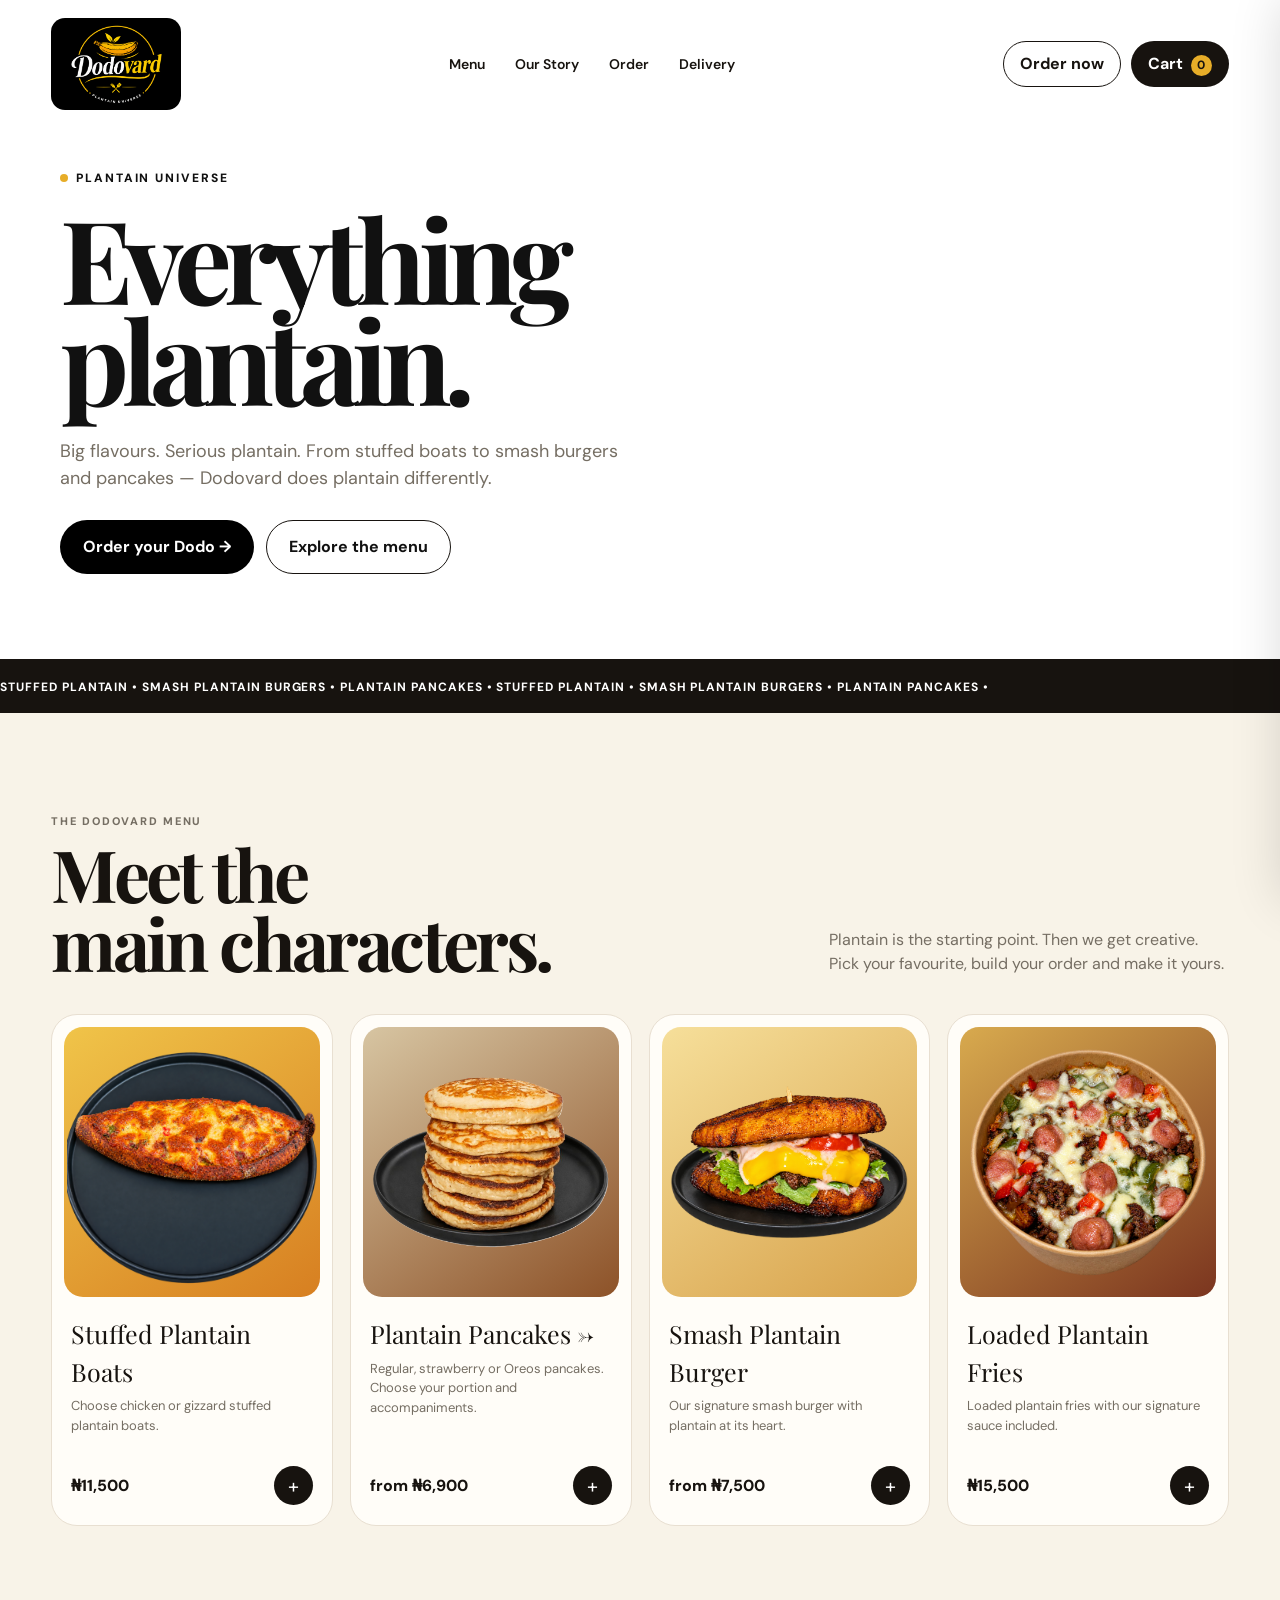
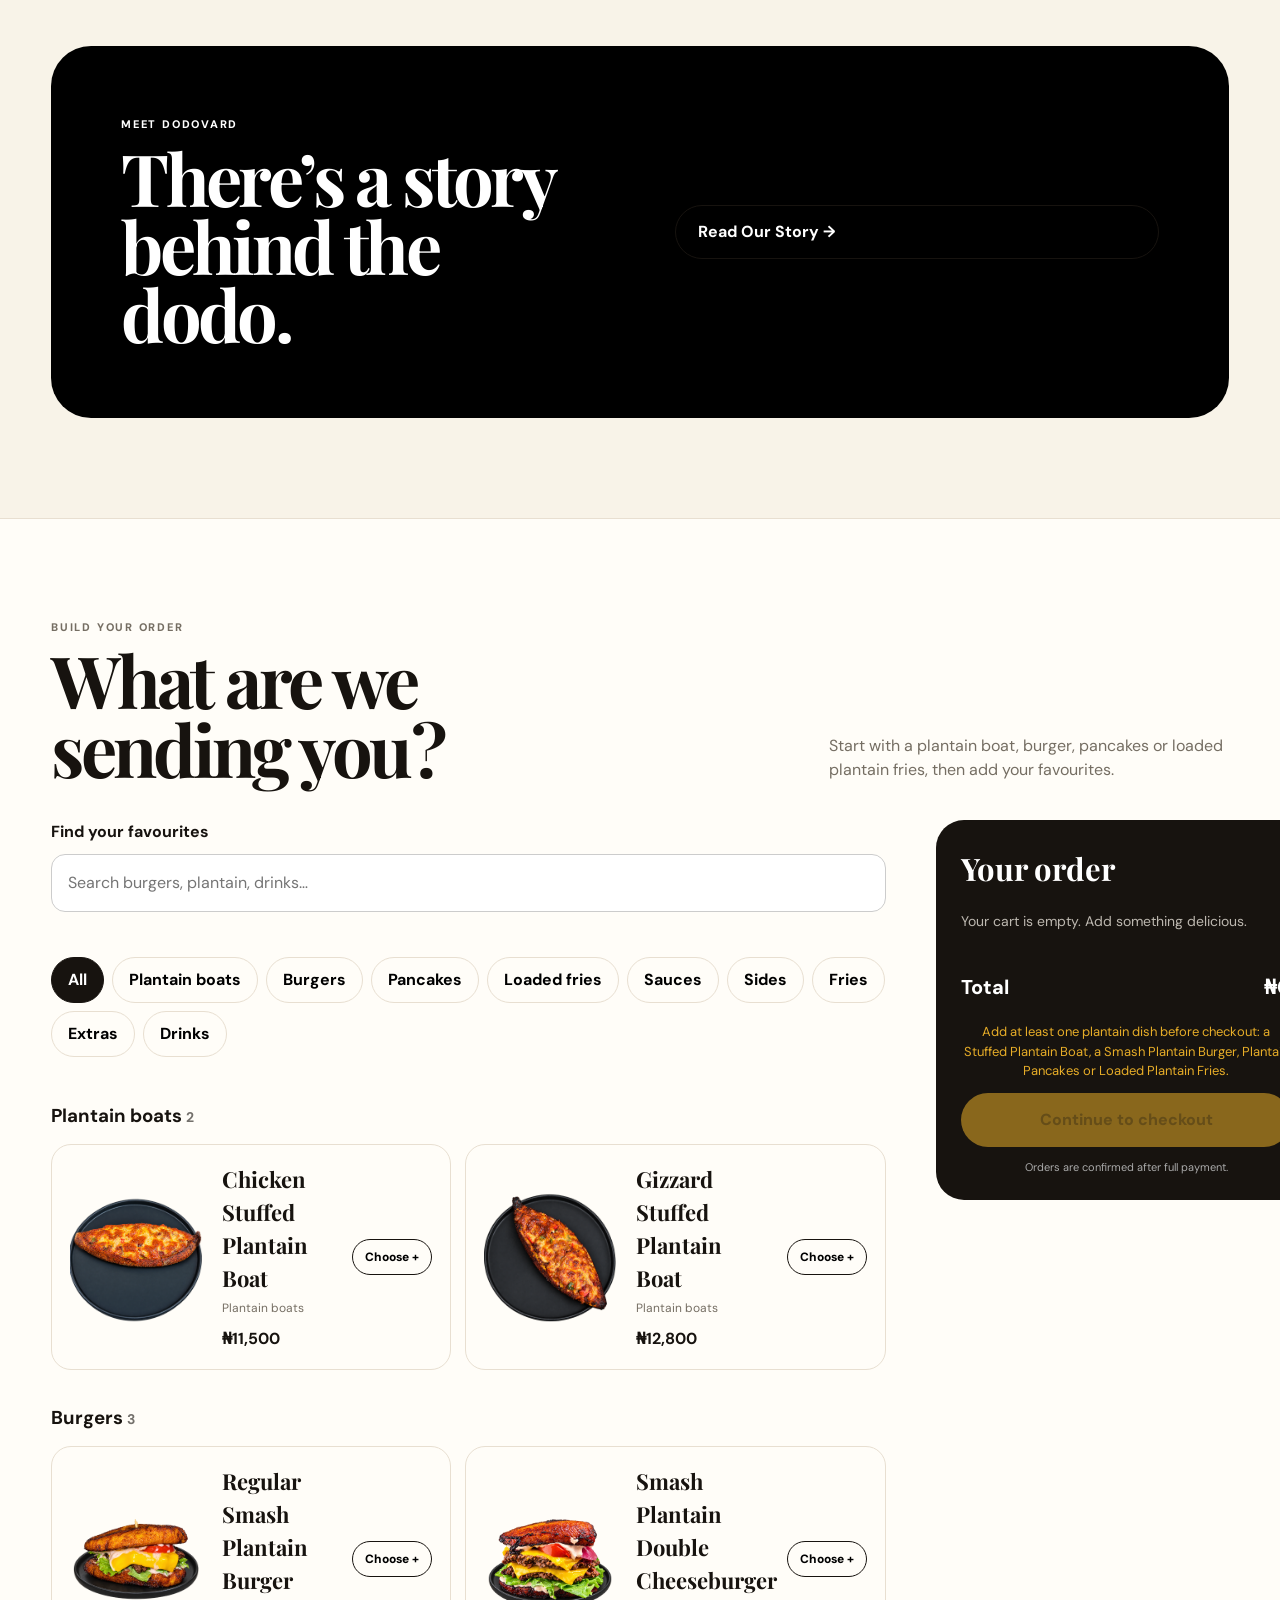
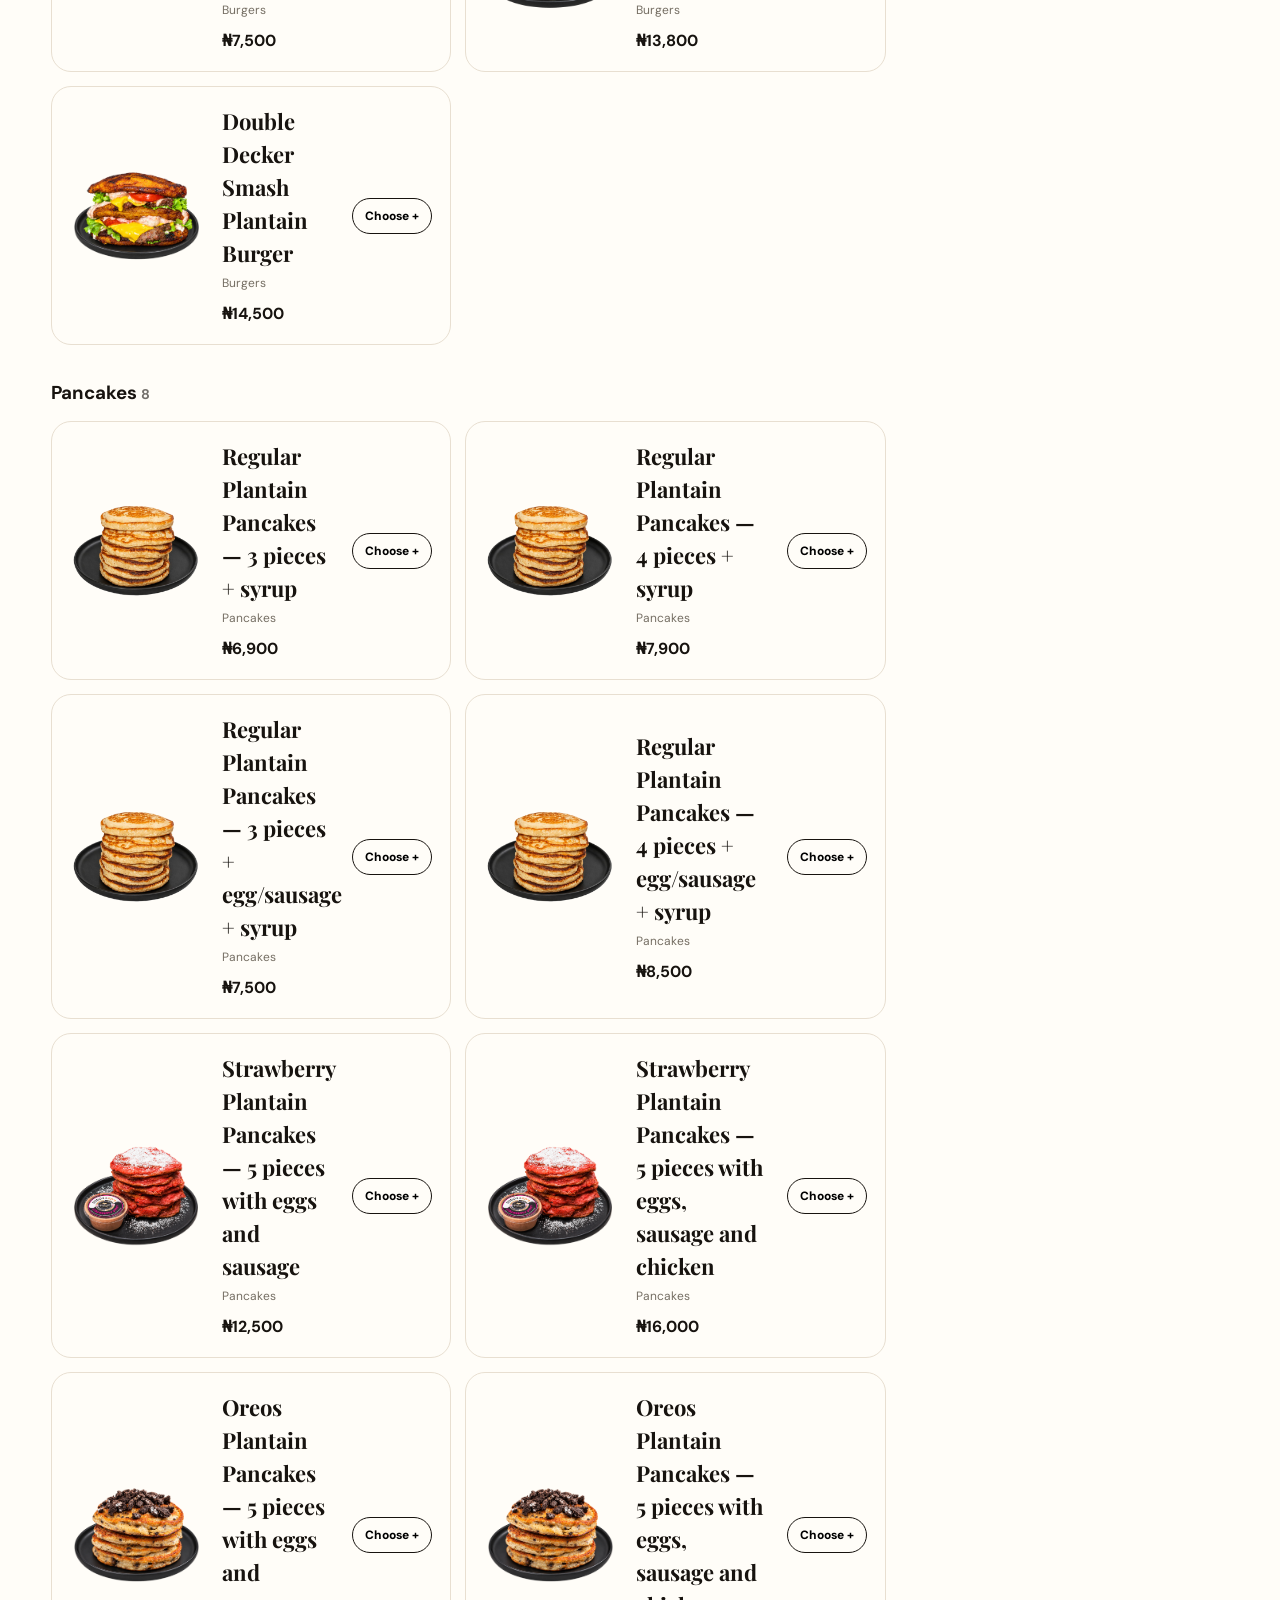
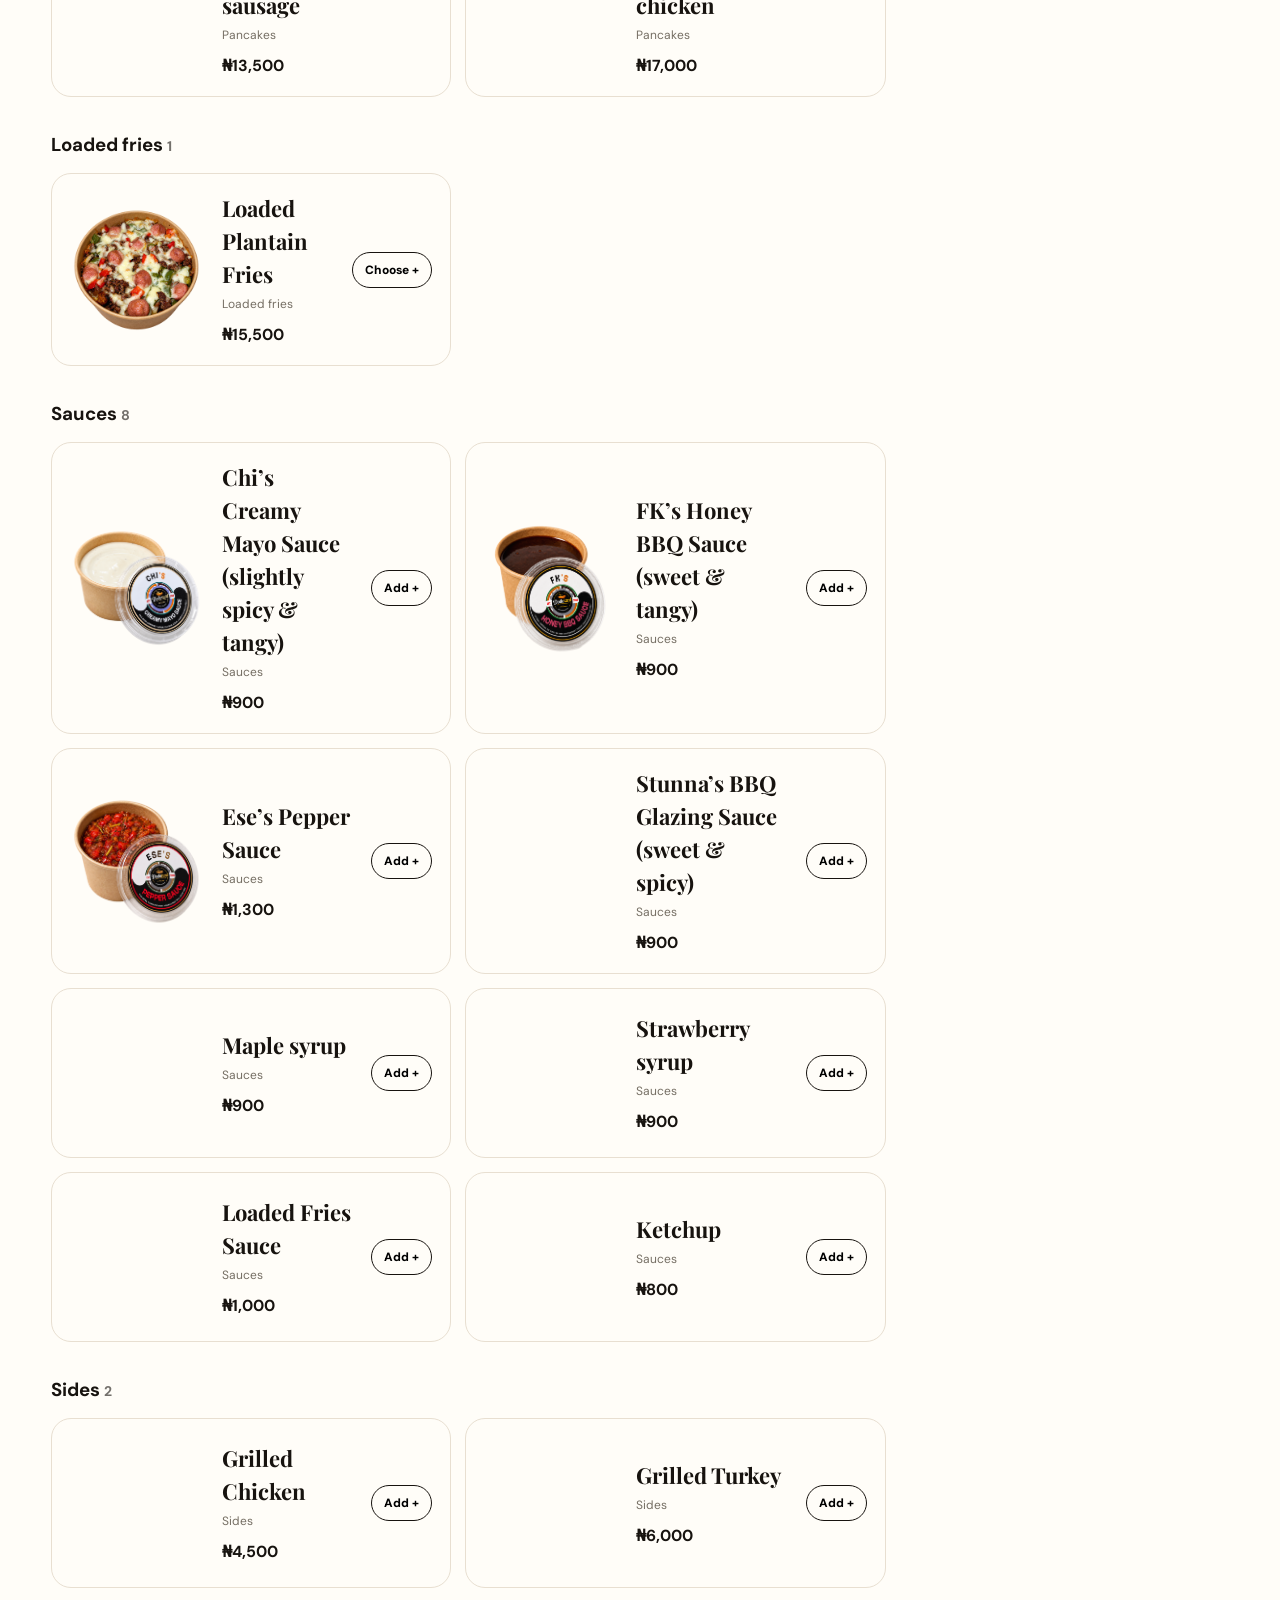
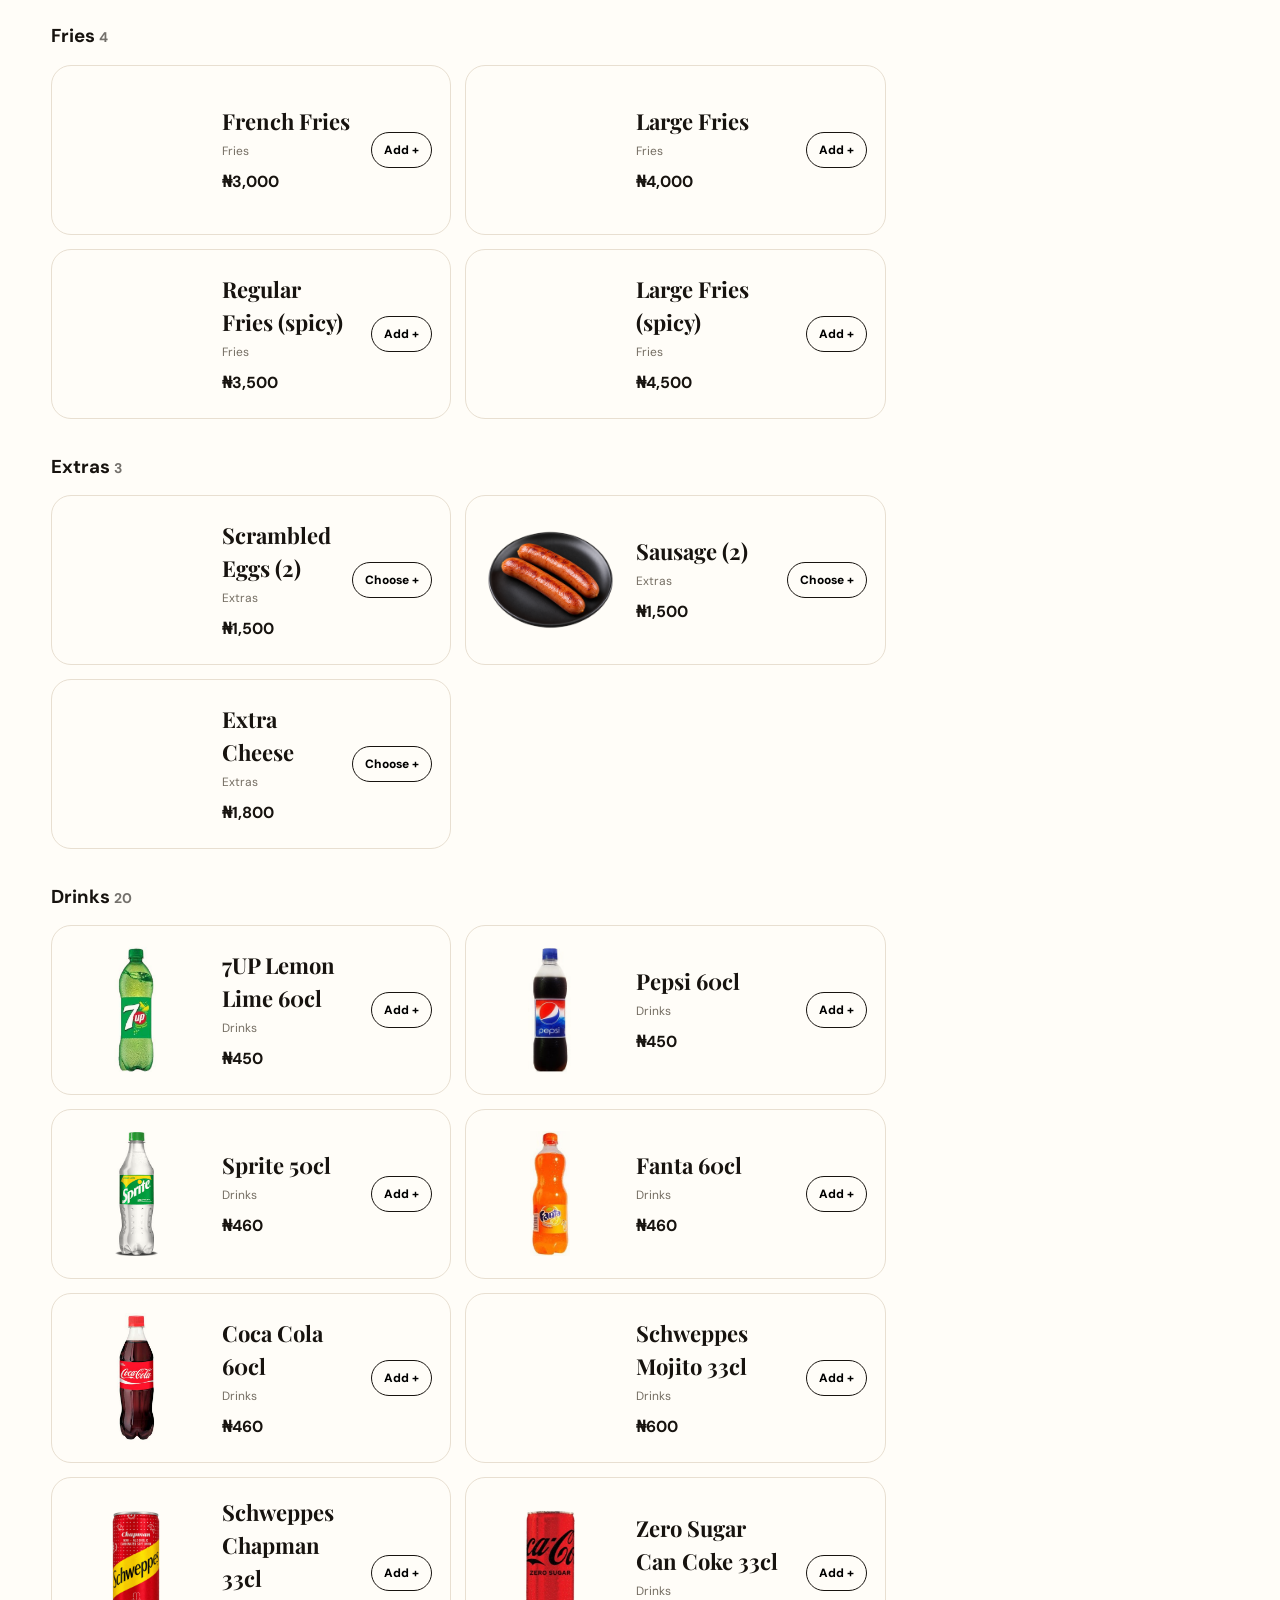
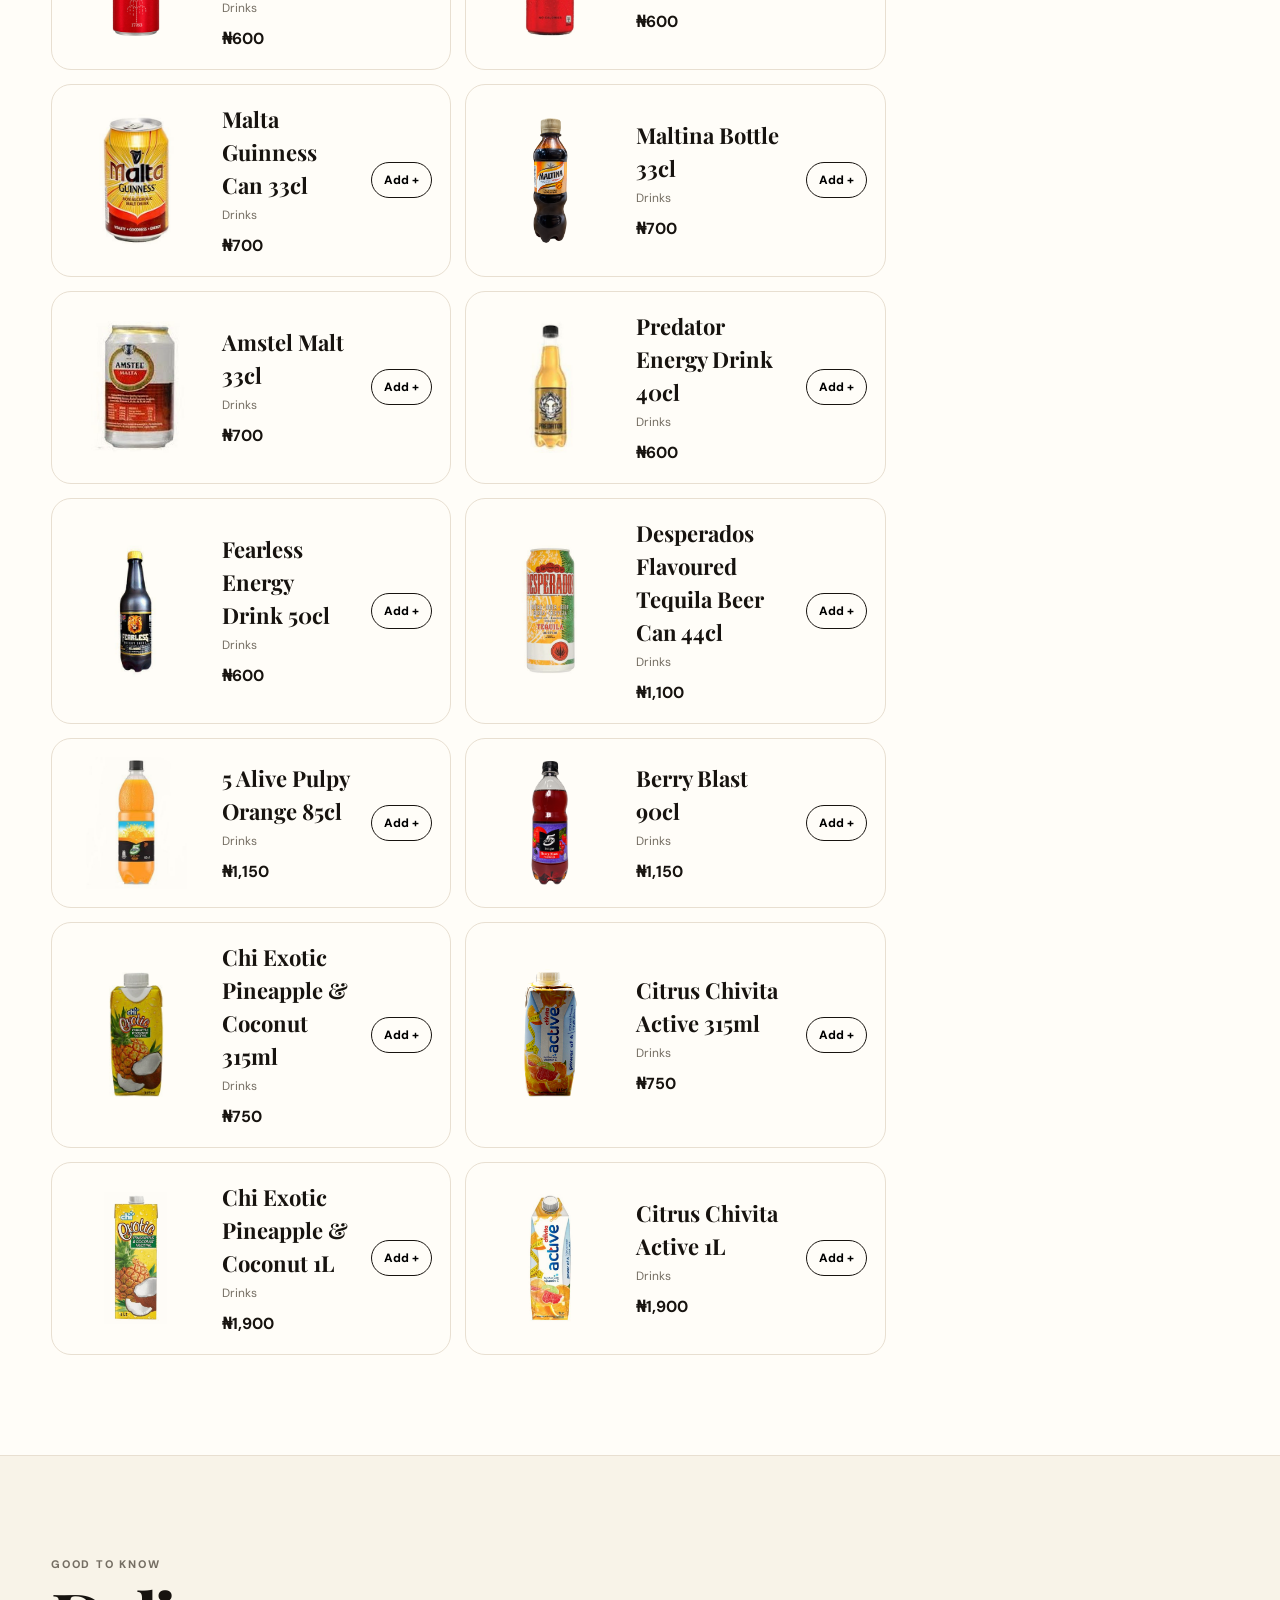
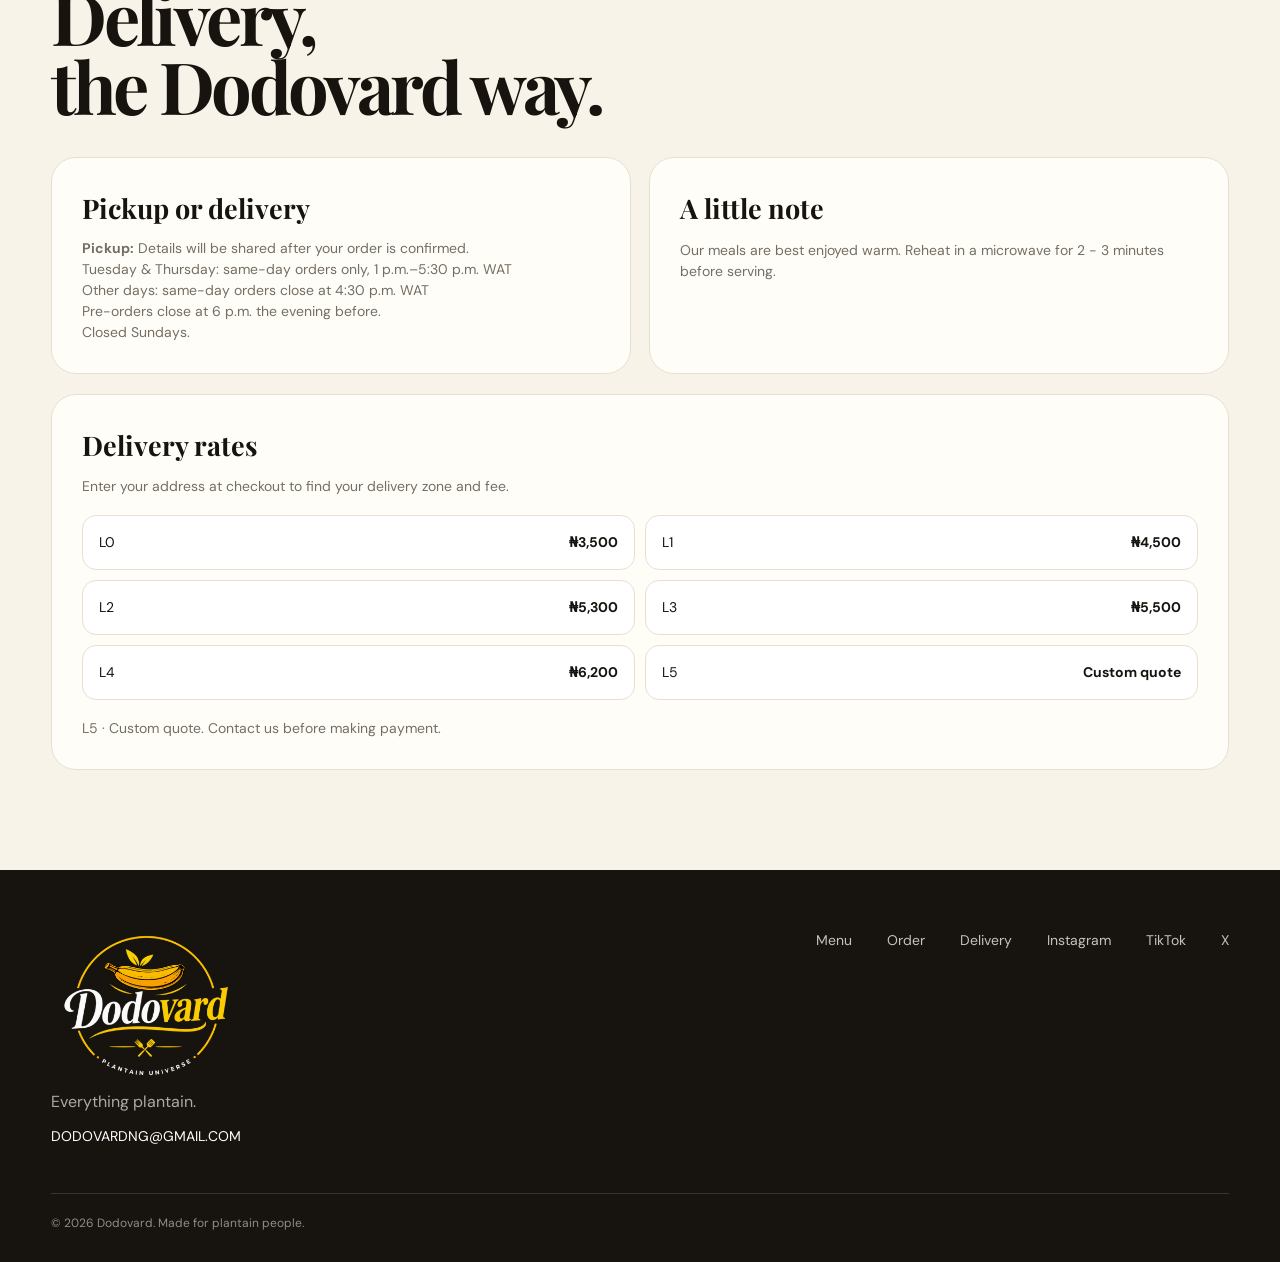
<file: index.html>
<!doctype html>
<html lang="en">
  <head>
    <meta charset="UTF-8" />
    <meta name="viewport" content="width=device-width, initial-scale=1.0, viewport-fit=cover" />
    <meta
      name="description"
      content="Dodovard — everything plantain. Explore our signature plantain creations, sides, sauces and drinks."
    />
    <title>Dodovard — Everything Plantain</title>
<link rel="apple-touch-icon" sizes="180x180" href="apple-touch-icon.png?v=1" />
<link rel="icon" type="image/png" sizes="32x32" href="icons/favicon-32.png?v=1" />
<link rel="icon" type="image/x-icon" href="favicon.ico?v=1" />
<link rel="manifest" href="site.webmanifest?v=1" />
<meta name="apple-mobile-web-app-title" content="Dodovard" />
<meta name="application-name" content="Dodovard" />
<meta name="theme-color" content="#000000" />

    <style>
      @import url("https://fonts.googleapis.com/css2?family=DM+Sans:wght@400;500;600;700&family=Playfair+Display:wght@600;700;800&display=swap");

      :root {
        --ink: #17130f;
        --cream: #f8f3e8;
        --paper: #fffdf8;
        --gold: #e7ad28;
        --brand-black: #000000;
        --muted: #756e63;
        --line: #e8dfd1;
        --radius: 26px;
      }
      * {
        box-sizing: border-box;
        margin: 0;
        padding: 0;
      }
      html {
        scroll-behavior: smooth;
      }
      body {
        font-family: "DM Sans", sans-serif;
        background: var(--cream);
        color: var(--ink);
        line-height: 1.5;
      }
      button,
      input,
      select,
      textarea {
        font: inherit;
      }
      button {
        cursor: pointer;
      }
      a {
        color: inherit;
        text-decoration: none;
      }
      .container {
        width: min(1180px, 92%);
        margin: auto;
      }
      .nav {
        position: fixed;
        top: 0;
        left: 0;
        right: 0;
        z-index: 20;
        padding: 18px 0;
        transition: 0.3s;
      }
      .nav.scrolled {
        background: rgba(248, 243, 232, 0.92);
        backdrop-filter: blur(14px);
        box-shadow: 0 1px 0 var(--line);
      }
      .nav-inner {
        display: flex;
        align-items: center;
        justify-content: space-between;
      }
      .logo {
        font-weight: 800;
        letter-spacing: -0.07em;
        font-size: 27px;
      }
      .logo span {
        color: var(--gold);
      }
      .nav-links {
        display: flex;
        gap: 30px;
        font-size: 14px;
        font-weight: 600;
      }
      .nav-actions {
        display: flex;
        align-items: center;
        gap: 10px;
      }
      .pill {
        border: 1px solid var(--ink);
        border-radius: 999px;
        padding: 10px 16px;
        background: transparent;
        font-weight: 700;
      }
      .cart-btn {
        background: var(--ink);
        color: #fff;
        border: 0;
        border-radius: 999px;
        padding: 11px 17px;
        font-weight: 700;
      }
      .cart-count {
        display: inline-grid;
        place-items: center;
        width: 21px;
        height: 21px;
        border-radius: 50%;
        background: var(--gold);
        color: var(--ink);
        margin-left: 4px;
        font-size: 12px;
      }

      .hero {
        padding: 145px 0 65px;
        overflow: hidden;
      }
      .hero-grid {
        display: grid;
        grid-template-columns: 1fr 1.05fr;
        gap: 55px;
        align-items: center;
      }
      .eyebrow {
        display: inline-flex;
        align-items: center;
        gap: 8px;
        font-size: 12px;
        text-transform: uppercase;
        letter-spacing: 0.16em;
        font-weight: 800;
        margin-bottom: 20px;
      }
      .dot {
        width: 8px;
        height: 8px;
        border-radius: 50%;
        background: var(--gold);
      }
      h1 {
        font-family: "Playfair Display", serif;
        font-size: clamp(60px, 8vw, 105px);
        line-height: 0.88;
        letter-spacing: -0.065em;
        max-width: 650px;
      }
      .hero-copy {
        font-size: 18px;
        color: var(--muted);
        max-width: 500px;
        margin: 28px 0;
      }
      .ctas {
        display: flex;
        gap: 12px;
        flex-wrap: wrap;
      }
      .primary {
        background: var(--brand-black);
        color: #fff;
        border: 0;
        border-radius: 999px;
        padding: 15px 23px;
        font-weight: 700;
      }
      .secondary {
        background: transparent;
        border: 1px solid var(--ink);
        border-radius: 999px;
        padding: 14px 22px;
        font-weight: 700;
      }
      .hero-art {
        position: relative;
        min-height: 520px;
      }
      .hero-blob {
        position: absolute;
        inset: 10px 0 0 30px;
        background: var(--gold);
        border-radius: 48% 52% 45% 55% / 55% 42% 58% 45%;
        transform: rotate(-7deg);
      }
      .food-visual {
        position: absolute;
        inset: 35px 15px 5px 45px;
        display: flex;
        align-items: center;
        justify-content: center;
        font-size: 170px;
        filter: drop-shadow(0 28px 24px rgba(0, 0, 0, 0.18));
      }
      .food-visual .plantain {
        transform: rotate(-8deg);
      }
      .sticker {
        position: absolute;
        right: -4px;
        bottom: 35px;
        background: var(--paper);
        border: 1px solid var(--ink);
        border-radius: 50%;
        width: 125px;
        height: 125px;
        display: grid;
        place-items: center;
        text-align: center;
        font-size: 12px;
        font-weight: 800;
        text-transform: uppercase;
        letter-spacing: 0.08em;
        transform: rotate(12deg);
      }

      .marquee {
        background: var(--ink);
        color: #fff;
        padding: 15px 0;
        overflow: hidden;
        white-space: nowrap;
      }
      .marquee-track {
        display: inline-flex;
        gap: 35px;
        animation: scroll 22s linear infinite;
        font-weight: 700;
        text-transform: uppercase;
        letter-spacing: 0.08em;
        font-size: 12px;
      }
      @keyframes scroll {
        to {
          transform: translateX(-50%);
        }
      }

      .section {
        padding: 100px 0;
      }
      .section-head {
        display: flex;
        justify-content: space-between;
        align-items: end;
        gap: 25px;
        margin-bottom: 38px;
      }
      .kicker {
        text-transform: uppercase;
        letter-spacing: 0.16em;
        font-size: 11px;
        font-weight: 800;
        color: var(--muted);
        margin-bottom: 10px;
      }
      h2 {
        font-family: "Playfair Display", serif;
        font-size: clamp(42px, 6vw, 72px);
        line-height: 0.95;
        letter-spacing: -0.05em;
      }
      .section-head p {
        max-width: 400px;
        color: var(--muted);
      }
      .menu-grid {
        display: grid;
        grid-template-columns: repeat(4, 1fr);
        gap: 17px;
      }
      .card {
        background: var(--paper);
        border: 1px solid var(--line);
        border-radius: var(--radius);
        padding: 12px;
        overflow: hidden;
        transition: 0.25s;
      }
      .card:hover {
        transform: translateY(-5px);
        box-shadow: 0 18px 45px rgba(38, 29, 18, 0.09);
      }
      .card-img {
        height: 230px;
        border-radius: 19px;
        background: linear-gradient(145deg, #f0c449, #d77f21);
        display: grid;
        place-items: center;
        font-size: 92px;
        position: relative;
        overflow: hidden;
      }
      .card:nth-child(2) .card-img {
        background: linear-gradient(145deg, #d7c5a2, #8d5228);
      }
      .card:nth-child(3) .card-img {
        background: linear-gradient(145deg, #f6df9a, #d7a14a);
      }
      .card:nth-child(4) .card-img {
        background: linear-gradient(145deg, #d8aa4e, #7b351f);
      }
      .card-img:after {
        content: "";
        position: absolute;
        width: 150px;
        height: 150px;
        border: 1px solid rgba(255, 255, 255, 0.35);
        border-radius: 50%;
        transform: rotate(25deg);
      }
      .card-body {
        padding: 18px 7px 8px;
      }
      .card-title {
        font-family: "Playfair Display", serif;
        font-size: 25px;
      }
      .card-desc {
        color: var(--muted);
        font-size: 13px;
        margin: 6px 0 15px;
        min-height: 39px;
      }
      .price-row {
        display: flex;
        justify-content: space-between;
        align-items: center;
      }
      .price {
        font-weight: 800;
      }
      .add {
        width: 39px;
        height: 39px;
        border-radius: 50%;
        border: 0;
        background: var(--ink);
        color: #fff;
        font-size: 20px;
      }

      .story {
        background: var(--brand-black);
        color: #fff;
        border-radius: 40px;
        padding: 70px;
        display: grid;
        grid-template-columns: 1fr 1fr;
        gap: 70px;
        align-items: center;
      }
      .story h2 {
        max-width: 500px;
      }
      .story p {
        color: #ffffff;
        font-size: 17px;
        margin-top: 22px;
      }
      .story-mark {
        height: 410px;
        border-radius: 50% 50% 43% 57% / 45% 58% 42% 55%;
        background: var(--gold);
        display: grid;
        place-items: center;
        font-size: 145px;
        transform: rotate(6deg);
      }

      .order-section {
        background: var(--paper);
        border-top: 1px solid var(--line);
        border-bottom: 1px solid var(--line);
      }
      .order-layout {
        display: grid;
        grid-template-columns: 1fr 380px;
        gap: 50px;
      }
      .tabs {
        display: flex;
        gap: 8px;
        flex-wrap: wrap;
        margin: 25px 0;
      }
      .tab {
        border: 1px solid var(--line);
        background: transparent;
        border-radius: 999px;
        padding: 10px 16px;
        font-weight: 700;
      }
      .tab.active {
        background: var(--ink);
        color: #fff;
        border-color: var(--ink);
      }
      .order-items {
        display: grid;
        grid-template-columns: repeat(2, 1fr);
        gap: 14px;
      }
      .order-card {
        border: 1px solid var(--line);
        border-radius: 20px;
        padding: 18px;
        display: flex;
        justify-content: space-between;
        gap: 15px;
      }
      .order-card h3 {
        font-family: "Playfair Display", serif;
        font-size: 22px;
      }
      .order-card p {
        font-size: 12px;
        color: var(--muted);
        margin: 4px 0 10px;
      }
      .order-card button {
        border: 1px solid var(--ink);
        background: transparent;
        border-radius: 999px;
        padding: 8px 12px;
        font-size: 12px;
        font-weight: 800;
      }
      .cart {
        background: var(--ink);
        color: #fff;
        border-radius: 28px;
        padding: 25px;
        position: sticky;
        top: 100px;
        height: max-content;
      }
      .cart h3 {
        font-family: "Playfair Display", serif;
        font-size: 31px;
      }
      .cart-empty {
        color: #bdb8b0;
        font-size: 14px;
        margin: 20px 0;
      }
      .cart-line {
        display: flex;
        justify-content: space-between;
        gap: 12px;
        padding: 13px 0;
        border-bottom: 1px solid #3b3733;
        font-size: 13px;
      }
      .cart-line small {
        display: block;
        color: #aaa;
      }
      .cart-total {
        display: flex;
        justify-content: space-between;
        font-size: 20px;
        font-weight: 800;
        padding: 20px 0;
      }
      .checkout {
        width: 100%;
        border: 0;
        border-radius: 999px;
        padding: 15px;
        background: var(--gold);
        font-weight: 800;
      }
      .notice {
        font-size: 11px;
        color: #aaa;
        margin-top: 12px;
        text-align: center;
      }

      .delivery {
        display: grid;
        grid-template-columns: 1fr 1fr;
        gap: 18px;
      }
      .info-card {
        padding: 30px;
        border: 1px solid var(--line);
        border-radius: 25px;
        background: var(--paper);
      }
      .info-card h3 {
        font-family: "Playfair Display", serif;
        font-size: 27px;
        margin-bottom: 10px;
      }
      .info-card p,
      .info-card li {
        color: var(--muted);
        font-size: 14px;
      }
      .info-card ul {
        padding-left: 18px;
        margin-top: 10px;
      }

      footer {
        background: var(--ink);
        color: #fff;
        padding: 60px 0 30px;
      }
      .footer-top {
        display: flex;
        justify-content: space-between;
        gap: 30px;
      }
      .footer-brand {
        font-family: "Playfair Display", serif;
        font-size: 48px;
      }
      .footer-links {
        display: flex;
        gap: 35px;
        flex-wrap: wrap;
      }
      .footer-links a {
        color: #c7c2bb;
        font-size: 14px;
      }
      .copyright {
        border-top: 1px solid #38342f;
        margin-top: 45px;
        padding-top: 20px;
        color: #918c84;
        font-size: 12px;
      }

      .modal {
        position: fixed;
        inset: 0;
        background: rgba(0, 0, 0, 0.55);
        display: none;
        align-items: center;
        justify-content: center;
        z-index: 50;
        padding: 20px;
      }
      .modal.show {
        display: flex;
      }
      .modal-box {
        background: var(--paper);
        border-radius: 28px;
        padding: 30px;
        width: min(520px, 100%);
        max-height: 90vh;
        overflow: auto;
      }
      .modal-head {
        display: flex;
        justify-content: space-between;
        align-items: center;
        margin-bottom: 22px;
      }
      .modal-head h3 {
        font-family: "Playfair Display", serif;
        font-size: 32px;
      }
      .close {
        border: 0;
        background: transparent;
        font-size: 28px;
      }
      .form {
        display: grid;
        gap: 13px;
      }
      .form label {
        font-size: 12px;
        font-weight: 800;
        text-transform: uppercase;
        letter-spacing: 0.08em;
      }
      .form input,
      .form textarea,
      .form select {
        width: 100%;
        border: 1px solid var(--line);
        border-radius: 13px;
        padding: 13px;
        background: #fff;
      }
      .form textarea {
        min-height: 80px;
        resize: vertical;
      }
      .form button {
        margin-top: 5px;
      }
      .form-note {
        font-size: 11px;
        color: var(--muted);
        text-align: center;
        margin-top: 2px;
      }
      .payment-box {
        background: var(--ink);
        color: #fff;
        border-radius: 20px;
        padding: 20px;
        margin-bottom: 22px;
      }
      .payment-kicker {
        text-transform: uppercase;
        letter-spacing: 0.12em;
        font-size: 10px;
        font-weight: 800;
        color: #ffffff;
      }
      .payment-total-label {
        font-size: 12px;
        color: #aaa;
        margin-top: 12px;
      }
      .payment-total {
        font-family: "Playfair Display", serif;
        font-size: 38px;
        font-weight: 800;
        color: var(--gold);
        line-height: 1.05;
        margin: 3px 0 18px;
      }
      .payment-details {
        border-top: 1px solid #3b3733;
        border-bottom: 1px solid #3b3733;
        padding: 4px 0;
      }
      .payment-details div {
        display: flex;
        justify-content: space-between;
        gap: 15px;
        padding: 8px 0;
        font-size: 13px;
      }
      .payment-details span {
        color: #aaa;
      }
      .payment-details strong {
        text-align: right;
      }
      .payment-note {
        font-size: 11px;
        color: #c7c2bb;
        margin-top: 13px;
      }

      @media (max-width: 900px) {
        .nav-links {
          display: none;
        }
        .hero-grid,
        .story,
        .order-layout,
        .delivery {
          grid-template-columns: 1fr;
        }
        .hero {
          padding-top: 120px;
        }
        .hero-art {
          min-height: 390px;
        }
        .menu-grid {
          grid-template-columns: repeat(2, 1fr);
        }
        .story {
          padding: 35px;
        }
        .story-mark {
          height: 300px;
        }
        .cart {
          position: static;
        }
        .order-items {
          grid-template-columns: 1fr;
        }
      }
      @media (max-width: 560px) {
        h1 {
          font-size: 61px;
        }
        .hero-art {
          min-height: 310px;
        }
        .food-visual {
          font-size: 105px;
        }
        .sticker {
          width: 90px;
          height: 90px;
          font-size: 9px;
        }
        .menu-grid {
          grid-template-columns: 1fr;
        }
        .section {
          padding: 70px 0;
        }
        .section-head {
          display: block;
        }
        .section-head p {
          margin-top: 15px;
        }
        .footer-top {
          display: block;
        }
        .footer-links {
          margin-top: 25px;
        }
        .nav .pill {
          display: none;
        }
      }
    </style>

    <style id="dodovard-food-photo-styles">
      .menu-card .food-photo {
        width: 100%;
        height: 190px;
        display: block;
        object-fit: cover;
        object-position: center;
        border-radius: 16px;
        margin-bottom: 14px;
        background: #f4f1eb;
      }
      .menu-card .food-photo--sauce {
        height: 150px;
      }
      .menu-card {
        overflow: hidden;
      }
      .menu-card .food-photo + h3 {
        margin-top: 0;
      }
      .order-photo {
        width: 92px;
        height: 92px;
        object-fit: cover;
        border-radius: 14px;
        flex: 0 0 92px;
      }
    </style>

    <style id="dodovard-cart-and-story-styles">
      body.cart-open {
        overflow: hidden;
      }
      .cart-drawer-backdrop {
        position: fixed;
        inset: 0;
        background: rgba(7, 16, 27, 0.52);
        backdrop-filter: blur(3px);
        opacity: 0;
        pointer-events: none;
        transition: opacity 0.25s ease;
        z-index: 90;
      }
      .cart-drawer-backdrop.show {
        opacity: 1;
        pointer-events: auto;
      }
      .cart-drawer {
        position: fixed;
        top: 0;
        right: 0;
        width: min(430px, 92vw);
        height: 100vh;
        background: #fff;
        z-index: 100;
        transform: translateX(105%);
        transition: transform 0.3s ease;
        display: flex;
        flex-direction: column;
        box-shadow: -18px 0 50px rgba(0, 0, 0, 0.16);
      }
      .cart-drawer.show {
        transform: translateX(0);
      }
      .cart-drawer-head {
        display: flex;
        justify-content: space-between;
        align-items: center;
        padding: 28px 26px 20px;
        border-bottom: 1px solid #eee;
      }
      .cart-drawer-head h3 {
        font-size: 28px;
        margin: 2px 0 0;
      }
      .cart-drawer-lines {
        padding: 18px 26px;
        overflow: auto;
        flex: 1;
      }
      .cart-drawer-footer {
        padding: 20px 26px 28px;
        border-top: 1px solid #eee;
        background: #fff;
      }
      .cart-drawer .cart-total {
        margin: 0 0 16px;
      }
      .cart-drawer .checkout {
        width: 100%;
      }
      .story-link-section {
        padding-top: 20px;
      }
      .story-link-card {
        align-items: center;
      }
      .story-link {
        white-space: nowrap;
      }
      .form .primary:disabled {
        opacity: 0.6;
        cursor: wait;
      }
      @media (max-width: 700px) {
        .cart-drawer {
          width: 100vw;
        }
        .story-link-card {
          display: block;
        }
        .story-link {
          display: inline-block;
          margin-top: 20px;
        }
      }
    </style>
  <style>
.hero-art {height:440px;display:flex;align-items:center;justify-content:center;position:relative;overflow:hidden}
.hero-art .food-visual {position:relative;inset:auto;width:100%;height:100%;display:flex;align-items:center;justify-content:center;transform:none}
.hero-art .food-visual>span {display:contents}.hero-art .plantain {display:none!important}
.hero-art .food-photo {width:100%;height:100%;object-fit:contain;position:relative;max-height:440px}
.card-img {height:240px;display:flex;align-items:center;justify-content:center;overflow:hidden}
.card-img .food-photo {width:100%;height:100%;padding:12px;object-fit:contain;position:relative;transform:none;display:block}
.card-img:after {display:none}.card {display:flex;flex-direction:column}.card-body {flex:1;display:flex;flex-direction:column}.price-row {margin-top:auto;padding-top:16px}
.order-photo,.order-placeholder {width:92px;height:92px;object-fit:contain;background:#f4f1eb;flex:0 0 92px;border-radius:14px;padding:5px}
.order-placeholder {display:grid;place-items:center;font-size:32px}.category-title {grid-column:1/-1;margin:20px 0 0}.category-title small {font-size:14px;opacity:.6}
.search-label {display:block;font-weight:700;margin-bottom:10px}.menu-search {width:100%;padding:16px;border:1px solid #ccc;border-radius:14px;font:inherit;margin-bottom:20px;background:white}.tabs {flex-wrap:wrap;gap:8px}
#itemOptions {width:min(560px,calc(100% - 28px));max-height:90dvh;border:0;border-radius:24px;padding:28px;color:#000000;background:#fffdf6;overflow:auto}#itemOptions::backdrop {background:#0009}#itemOptions h2 {font-size:28px;margin:12px 0}.option-photo {width:100%;height:180px;object-fit:contain;background:#f4f1eb;border-radius:16px}.option-close {position:absolute;right:16px;top:12px;border:0;border-radius:50%;width:36px;height:36px;font-size:26px;cursor:pointer;background:#fff}#itemOptions fieldset {border:0;padding:0;margin:24px 0}#itemOptions legend,#itemOptions form>label {font-weight:700;font-size:17px;display:block;margin-top:18px}#itemOptions small {display:block;font-size:12px;font-weight:400;color:#666;margin:5px 0 12px}.choice {display:flex;align-items:center;gap:10px;padding:14px 0;border-bottom:1px solid #ddd;font-size:14px}.choice span {margin-left:auto;white-space:nowrap}#itemOptions select,#mealQty {width:100%;padding:14px;font:inherit;border:1px solid #ccc;border-radius:10px;margin:8px 0}#optionAdd {width:100%;margin-top:20px;position:sticky;bottom:0}button:focus-visible,input:focus-visible,select:focus-visible {outline:3px solid #da9743;outline-offset:3px}
@media(max-width:700px){.hero-art {height:280px}.card-img {height:210px}.order-card {gap:12px}.order-card h3 {font-size:15px}.order-photo,.order-placeholder {width:68px;height:68px;flex-basis:68px}.hero-art .food-photo {max-height:280px}}
</style><style>.pancake-preview,.pancake-image {border:0;background:transparent;color:inherit;font:inherit;cursor:pointer;padding:0;text-align:left}.pancake-preview {font-weight:inherit}.pancake-image {width:100%;height:100%}.order-card button:disabled {opacity:.5;cursor:default}#pancakeVariants label {display:block;font-weight:700;margin-top:18px}</style><style>.choice .extra-sauce {width:70px;padding:8px;margin-left:auto;border:1px solid #bbb;border-radius:8px}#sauceChoices label {font-size:14px;font-weight:700}#itemOptions [hidden] {display:none!important}</style><style>
.sauce-thumb {position:relative;display:inline-flex;width:92px;height:92px;flex:0 0 92px;overflow:hidden;border-radius:14px;background:transparent;align-items:center;justify-content:center}
.sauce-thumb img {position:static;display:block;width:100%;height:100%;max-width:100%;object-fit:contain;transform:none}.sauce-thumb img[src*="chis-mayo-cutout"] {transform:scale(1.12)}
.sauce-choice .sauce-thumb {width:64px;height:64px;flex-basis:64px}.sauce-choice>span:not(.sauce-thumb) {margin-left:0;flex:1;white-space:normal;line-height:1.45}.sauce-choice small {margin:4px 0!important}
.included-sauce-photos {display:grid;grid-template-columns:1fr 1fr;gap:12px;margin-bottom:18px}.included-sauce-photos>div {background:white;border:1px solid #e7e2d8;border-radius:14px;padding:10px;display:flex;flex-direction:column;align-items:center;text-align:center;gap:8px;font-size:12px;line-height:1.5}.included-sauce-photos small {margin:4px 0!important}
.included-sauce-photos>div:only-child {grid-column:1/-1}
#itemOptions .sauce-detail {object-fit:contain;object-position:center;height:220px;padding:10px;background:transparent}
@media(max-width:700px){.order-card>.sauce-thumb {width:68px;height:68px;flex-basis:68px}.sauce-choice {gap:9px;font-size:13px}.sauce-choice .sauce-thumb {width:50px;height:50px;flex-basis:50px}}
</style><style id="uniform-product-photos">
.product-photo {position:relative;display:block;width:132px;height:132px;flex:0 0 132px;overflow:hidden;background:transparent;border-radius:14px}
.product-photo>img,.sauce-thumb.product-photo>img,.sauce-thumb.product-photo>img[src*="chis-mayo-cutout"] {position:absolute;display:block;max-width:none;width:var(--photo-width,100%);height:var(--photo-height,100%);left:var(--photo-left,0%);top:var(--photo-top,0%);transform:none;object-fit:fill;border-radius:0}
.packshot>img {mix-blend-mode:multiply}
.order-card {align-items:center;gap:20px}.order-card>.product-photo {width:132px;height:132px;flex-basis:132px}
.card-img {height:270px}.featured-photo-button {border:0;background:transparent;width:100%;height:100%;display:flex;align-items:center;justify-content:center;cursor:pointer;padding:0}.card-img .product-photo {width:250px;height:250px;flex:0 0 250px;max-width:100%}
.option-photo-frame.product-photo {width:230px;height:230px;margin:0 auto;flex:none}
#itemOptions .sauce-choice .product-photo {width:76px;height:76px;flex:0 0 76px}
.included-sauce-photos .product-photo {width:110px;height:110px;flex-basis:110px}
.selected-drink-photo .product-photo {width:110px;height:110px;margin:6px auto}
@media(max-width:700px){.order-card {gap:14px}.order-card>.product-photo {width:100px;height:100px;flex-basis:100px}.card-img {height:260px}.card-img .product-photo {width:240px;height:240px;flex-basis:240px}#itemOptions .sauce-choice .product-photo {width:62px;height:62px;flex-basis:62px}}
@media(max-width:380px){.order-card>.product-photo {width:84px;height:84px;flex-basis:84px}.order-card {gap:10px}}
</style><style id="dodovard-brand-logo">.logo {display:flex;align-items:center;justify-content:center;background:#000000;border-radius:14px;padding:5px 10px;line-height:1}.logo img {display:block;width:110px;height:82px;object-fit:contain}.footer-brand img {width:190px;height:150px;object-fit:contain;display:block}.nav {min-height:106px}@media(max-width:700px){.logo img {width:91px;height:68px}.logo {padding:4px 8px}.nav {min-height:92px}.hero,.story-page-hero {padding-top:140px}}
</style><style id="meal-picker-and-portions">
.portion-stepper {display:flex;align-items:center;width:192px;padding:5px;border:1px solid #dddddd;border-radius:999px;background:#fff6dc;margin:12px 0 24px;gap:8px}.portion-stepper button {width:44px;height:44px;border:0;border-radius:50%;font-size:26px;font-weight:600;background:#000000;color:white;cursor:pointer}.portion-stepper button:disabled {background:#dddddd;color:#777777;cursor:default}#itemOptions .portion-stepper #mealQty {width:64px;padding:0;border:0;background:transparent;margin:0;text-align:center;font-size:22px;font-weight:700;appearance:textfield;-moz-appearance:textfield}#mealQty::-webkit-inner-spin-button,#mealQty::-webkit-outer-spin-button {-webkit-appearance:none;margin:0}
.meal-variant-heading {font-size:19px;font-weight:700;margin:24px 0 12px}.meal-variant-cards {display:grid;gap:10px;max-height:330px;overflow:auto;padding:3px}#itemOptions .meal-variant-card {display:flex;align-items:center;gap:12px;padding:14px;border:1px solid #dddddd;border-radius:16px;background:#fff;cursor:pointer;transition:border-color .15s,background .15s}.meal-variant-card:has(input:checked) {border:2px solid #000000;padding:13px;background:#fff3cc;box-shadow:0 3px 12px #0000000c}.meal-variant-card>.product-photo {width:72px;height:72px;flex-basis:72px}.meal-variant-card>span:not(.product-photo) {flex:1;min-width:0}.meal-variant-card strong {display:block;font-size:14px;line-height:1.45}.meal-variant-card b {display:block;font-size:15px;color:#000000;margin-top:6px}.meal-variant-card input {accent-color:#000000;width:18px;height:18px;flex:0 0 18px}.meal-variant-heading small {font-size:12px;font-weight:400}
@media(max-width:450px){.meal-variant-card {gap:9px;padding:11px}.meal-variant-card:has(input:checked){padding:10px}.meal-variant-card>.product-photo {width:57px;height:57px;flex-basis:57px}.meal-variant-card strong {font-size:13px}}
</style><style id="center-order-dialogs">
/* Explicit centering survives the global spacing reset on mobile browsers. */
#itemOptions {position:fixed;inset:0;margin:auto;width:min(560px,calc(100vw - 28px));height:fit-content;max-width:calc(100vw - 28px);max-height:calc(100vh - 32px);max-height:calc(100dvh - 32px);box-sizing:border-box;overscroll-behavior:contain;-webkit-overflow-scrolling:touch}
#checkoutModal {position:fixed;inset:0;padding:16px;box-sizing:border-box;overflow:hidden}
#checkoutModal.show {display:grid;place-items:center}
#checkoutModal .modal-box {margin:auto;width:min(520px,100%);max-width:100%;max-height:calc(100vh - 32px);max-height:calc(100dvh - 32px);box-sizing:border-box;overscroll-behavior:contain}
@media(max-width:480px){#itemOptions {padding:22px 18px;border-radius:22px}#checkoutModal .modal-box {padding:22px 18px;border-radius:22px}}
</style><style id="extra-quantity-controls">
.menu-grid {grid-template-columns:repeat(4,minmax(0,1fr))}
.extra-choice {flex-wrap:wrap;gap:10px}
#itemOptions .extra-choice .product-photo {width:54px;height:54px;flex:0 0 54px}
.choice .extra-description {white-space:normal;flex:1;min-width:110px;margin-left:0}
.extra-choice small {margin-bottom:0!important}
.extra-stepper {display:flex;align-items:center;gap:5px;margin-left:auto;border:1px solid #dddddd;border-radius:24px;padding:4px;background:#fff6dc}
.extra-stepper button {width:34px;height:34px;border:0;border-radius:50%;background:#000000;color:white;font-size:22px;cursor:pointer}
.extra-stepper button:disabled {background:#dddddd;color:#777777;cursor:default}
.extra-stepper .extra-quantity {width:35px;min-width:0;border:0;background:transparent;padding:0;text-align:center;font:inherit;appearance:textfield;-moz-appearance:textfield}
.extra-quantity::-webkit-inner-spin-button,.extra-quantity::-webkit-outer-spin-button {-webkit-appearance:none;margin:0}
@media(max-width:900px){.menu-grid {grid-template-columns:repeat(2,minmax(0,1fr))}}
@media(max-width:600px){.menu-grid {grid-template-columns:1fr}}
</style>

<style id="mobile-checkout-and-calendar">
/* Bound fixed panels to the visible viewport, including Safari's toolbar/keyboard. */
.cart-drawer {top:var(--visible-top,0px);height:100vh;height:100dvh;height:var(--visible-height,100dvh);max-height:var(--visible-height,100dvh);overflow:hidden}
.cart-drawer-head,.cart-drawer-footer {flex:0 0 auto}
.cart-drawer-head {padding-top:calc(20px + env(safe-area-inset-top,0px))}
.cart-drawer-lines {flex:1 1 0%;min-height:0;overflow-y:auto;overscroll-behavior:contain;-webkit-overflow-scrolling:touch}
.cart-drawer-footer {padding:12px 22px calc(16px + env(safe-area-inset-bottom,0px))}
.cart-drawer-footer .cart-total {margin:0;padding:10px 0 16px}
.cart {display:flex;flex-direction:column;max-height:calc(var(--visible-height,100dvh) - 120px)}
.cart>h3,.cart>.cart-total,.cart>.checkout,.cart>.notice {flex-shrink:0}
#cartLines {min-height:0;overflow-y:auto;-webkit-overflow-scrolling:touch}
#checkoutModal {top:var(--visible-top,0px);bottom:auto;height:100vh;height:100dvh;height:var(--visible-height,100dvh);overflow-y:auto;padding:16px}
#checkoutModal .modal-box {min-height:0;max-height:calc(var(--visible-height,100dvh) - 32px);overflow-y:auto;-webkit-overflow-scrolling:touch;padding-bottom:calc(24px + env(safe-area-inset-bottom,0px))}
#checkoutModal input,#checkoutModal textarea {font-size:16px}
.date-trigger {width:100%;display:flex;align-items:center;justify-content:space-between;gap:12px;border:1px solid #d4caba;background:#fff;border-radius:12px;padding:15px 16px;font:inherit;text-align:left;color:var(--ink);cursor:pointer}
.date-trigger svg {flex-shrink:0;width:20px;height:20px}
.date-error {display:block;color:#a02e22;font-size:13px;margin-top:8px}
#deliveryCalendar {position:fixed;inset:0;margin:auto;width:min(380px,calc(100vw - 24px));max-width:calc(100vw - 24px);max-height:calc(var(--visible-height,100dvh) - 24px);overflow-y:auto;padding:16px;border:0;border-radius:22px;background:var(--paper);color:var(--ink)}
#deliveryCalendar::backdrop {background:rgba(0,0,0,.6)}
.calendar-top,.calendar-navigation {display:flex;align-items:center;justify-content:space-between;gap:8px}
.calendar-top h3 {font-size:20px}
.calendar-top button,.calendar-navigation button {width:44px;height:44px;border:0;border-radius:50%;background:#eee9df;color:var(--ink);font-size:22px;cursor:pointer}
.calendar-navigation {margin:12px 0}
.calendar-navigation h4 {font-size:17px;text-align:center}
.calendar-navigation button:disabled {opacity:.35;cursor:default}
.calendar-weekdays,.calendar-days {display:grid;grid-template-columns:repeat(7,minmax(0,1fr));gap:3px;text-align:center}
.calendar-weekdays {font-size:12px;color:var(--muted);margin-bottom:6px}
.calendar-days button {min-width:0;min-height:44px;border:1px solid transparent;border-radius:10px;background:#f0ece2;color:var(--ink);font:inherit;cursor:pointer}
.calendar-days button:disabled {color:#b5b0a6;background:transparent;text-decoration:line-through;cursor:not-allowed}
.calendar-days button[aria-current="date"] {border-color:var(--brand-black)}
.calendar-days button[aria-pressed="true"] {background:var(--brand-black);color:white}
.calendar-note {font-size:12px;color:var(--muted);margin-top:14px}
@media(max-width:900px){.cart {position:static;max-height:none}#cartLines {max-height:45vh;max-height:45dvh}}
</style>
<link rel="stylesheet" href="ordering.css?v=plantain-required-1">
  <style id="plain-introduction">
      .hero{background:#fff;padding:165px 0 85px;color:#111}
      .hero-grid{display:block;max-width:1160px}
      .hero h1{min-height:0;max-width:900px;font-size:clamp(64px,9vw,116px);color:#111}
      .hero-copy{min-height:0;max-width:580px;margin:28px 0}
      @media(max-width:700px){.hero{padding:145px 0 60px}.hero h1{font-size:clamp(64px,15vw,90px)}}
    </style>
</head>
  <body>
    <header class="nav" id="nav">
      <div class="container nav-inner">
        <a class="logo" href="#"><img src="dodovard_food_images/dodovard-logo.png" alt="Dodovard — Plantain Universe"></a>
        <nav class="nav-links">
          <a href="#menu">Menu</a><a href="our-story.html">Our Story</a
          ><a href="#order">Order</a><a href="#delivery">Delivery</a>
        </nav>
        <div class="nav-actions">
          <a class="pill" href="#order">Order now</a
          ><button class="cart-btn" onclick="openCart()">
            Cart <span class="cart-count" id="count">0</span>
          </button>
        </div>
      </div>
    </header>

    <main>
      <section class="hero" aria-label="Everything plantain">
        <div class="container hero-grid">
          <div>
            <div class="eyebrow"><span class="dot"></span> PLANTAIN UNIVERSE</div>
            <h1>Everything<br>plantain.</h1>
            <p class="hero-copy">Big flavours. Serious plantain. From stuffed boats to smash burgers and pancakes — Dodovard does plantain differently.</p>
            <div class="ctas"><a class="primary" href="#order">Order your Dodo →</a><a class="secondary" href="#menu">Explore the menu</a></div>
          </div>
        </div>
      </section>

      <div class="marquee">
        <div class="marquee-track">
          STUFFED PLANTAIN • SMASH PLANTAIN BURGERS • PLANTAIN PANCAKES •
          STUFFED PLANTAIN • SMASH PLANTAIN
          BURGERS • PLANTAIN PANCAKES •
        </div>
      </div>

      <section class="section" id="menu">
        <div class="container">
          <div class="section-head">
            <div>
              <div class="kicker">The Dodovard menu</div>
              <h2>Meet the<br />main characters.</h2>
            </div>
            <p>
              Plantain is the starting point. Then we get creative. Pick your
              favourite, build your order and make it yours.
            </p>
          </div>
          <div class="menu-grid">
            <article class="card">
              <div class="card-img">
                <img
                  class="food-photo"
                  src="dodovard_food_images/menu/chicken-boat-no-sauce.png"
                  alt="Stuffed Plantain Boats"
               />
              </div>
              <div class="card-body">
                <div class="card-title">Stuffed Plantain Boats</div>
                <div class="card-desc">
                  Choose chicken or gizzard stuffed plantain boats.
                </div>
                <div class="price-row">
                  <span class="price">₦11,500</span
                  ><button
                    class="add"
                    onclick="openGroup('boats')"
                  >
                    +
                  </button>
                </div>
              </div>
            </article>
            <article class="card">
              <div class="card-img">
                <button class="pancake-image" onclick="openPancakes()" aria-label="Preview pancake flavours and prices"><img class="food-photo" src="dodovard_food_images/7-removed-bg.png" alt="Plantain Pancakes"  /></button>
              </div>
              <div class="card-body">
                <div class="card-title"><button class="pancake-preview" onclick="openPancakes()">Plantain Pancakes →</button></div>
                <div class="card-desc">
                  Regular, strawberry or Oreos pancakes. Choose your portion and accompaniments.
                </div>
                <div class="price-row">
                  <span class="price">from ₦6,900</span
                  ><button
                    class="add"
                    onclick="openPancakes()"
                  >
                    +
                  </button>
                </div>
              </div>
            </article>
            <article class="card">
              <div class="card-img">
                <img
                  class="food-photo"
                  src="dodovard_food_images/menu/regular-burger-cutout.png"
                  alt="Smash Plantain Burger"
                />
              </div>
              <div class="card-body">
                <div class="card-title">Smash Plantain Burger</div>
                <div class="card-desc">
                  Our signature smash burger with plantain at its heart.
                </div>
                <div class="price-row">
                  <span class="price">from ₦7,500</span
                  ><button
                    class="add"
                    onclick="openGroup('burgers')"
                  >
                    +
                  </button>
                </div>
              </div>
            </article>
            <article class="card">
              <div class="card-img">
                <img class="food-photo" src="dodovard_food_images/menu/loaded-plantain-fries.png" alt="Loaded Plantain Fries" />
              </div>
              <div class="card-body">
                <div class="card-title">Loaded Plantain Fries</div>
                <div class="card-desc">Loaded plantain fries with our signature sauce included.</div>
                <div class="price-row">
                  <span class="price">₦15,500</span><button class="add" onclick="openLoadedFries()" aria-label="Choose Loaded Plantain Fries">+</button>
                </div>
              </div>
            </article>
          </div>
        </div>
      </section>

      <section class="section story-link-section">
        <div class="container">
          <div class="story story-link-card">
            <div>
              <div class="kicker" style="color: #ffffff">Meet Dodovard</div>
              <h2>There’s a story behind the dodo.</h2>
            </div>
            <a class="secondary story-link" href="our-story.html"
              >Read Our Story →</a
            >
          </div>
        </div>
      </section>

      <section class="section order-section" id="order">
        <div class="container">
          <div class="section-head">
            <div>
              <div class="kicker">Build your order</div>
              <h2>What are we<br />sending you?</h2>
            </div>
            <p>Start with a plantain boat, burger, pancakes or loaded plantain fries, then add your favourites.</p>
          </div>
          <div class="order-layout">
            <div>
              <label class="search-label" for="menuSearch">Find your favourites</label>
              <input id="menuSearch" class="menu-search" type="search" placeholder="Search burgers, plantain, drinks…" oninput="renderItems()">
              <div class="tabs" aria-label="Menu categories">
                <button class="tab active" aria-pressed="true" onclick="filterItems('all',this)">All</button>
                <button class="tab" aria-pressed="false" onclick="filterItems('boats',this)">Plantain boats</button>
                <button class="tab" aria-pressed="false" onclick="filterItems('burgers',this)">Burgers</button>
                <button class="tab" aria-pressed="false" onclick="filterItems('pancakes',this)">Pancakes</button>
                <button class="tab" aria-pressed="false" onclick="filterItems('loaded',this)">Loaded fries</button>
                <button class="tab" aria-pressed="false" onclick="filterItems('sauces',this)">Sauces</button>
                <button class="tab" aria-pressed="false" onclick="filterItems('sides',this)">Sides</button>
                <button class="tab" aria-pressed="false" onclick="filterItems('fries',this)">Fries</button>
                <button class="tab" aria-pressed="false" onclick="filterItems('extras',this)">Extras</button>
                <button class="tab" aria-pressed="false" onclick="filterItems('drinks',this)">Drinks</button>
              </div>
              <div class="order-items" id="orderItems"></div>
            </div>
            <aside class="cart">
              <h3>Your order</h3>
              <div id="cartLines">
                <div class="cart-empty">
                  Your cart is empty. Add something delicious.
                </div>
              </div>
              <div class="cart-total">
                <span>Total</span><span id="total">₦0</span>
              </div>
              <p id="cartPlantainNotice" class="notice" role="status"></p>
              <button class="checkout" onclick="openCheckout()" aria-describedby="cartPlantainNotice">
                Continue to checkout
              </button>
              <div class="notice">Orders are confirmed after full payment.</div>
            </aside>
          </div>
        </div>
      </section>

      <section class="section" id="delivery">
        <div class="container">
          <div class="section-head">
            <div>
              <div class="kicker">Good to know</div>
              <h2>Delivery,<br />the Dodovard way.</h2>
            </div>
          </div>
          <div class="delivery">
            <div class="info-card">
              <h3>Pickup or delivery</h3><p><strong>Pickup:</strong> Details will be shared after your order is confirmed.</p><p>Tuesday &amp; Thursday: same-day orders only, 1 p.m.–5:30 p.m. WAT<br>Other days: same-day orders close at 4:30 p.m. WAT<br>Pre-orders close at 6 p.m. the evening before.<br>Closed Sundays.</p>
            </div>
            <div class="info-card">
              <h3>A little note</h3>
              <p style="margin-top: 12px">
                Our meals are best enjoyed warm. Reheat in a microwave for
                2 - 3 minutes before serving.
              </p>
            </div>
          </div>
          <div class="info-card delivery-rates"><h3>Delivery rates</h3><p>Enter your address at checkout to find your delivery zone and fee.</p><div id="rateCards" class="rate-cards"></div><p>L5 · Custom quote. Contact us before making payment.</p></div>
        </div>
      </section>
    </main>

    <footer>
      <div class="container">
        <div class="footer-top">
          <div>
            <div class="footer-brand"><img src="dodovard_food_images/dodovard-logo.png" alt="Dodovard — Plantain Universe"></div>
            <p style="color: #aaa; margin-top: 10px">Everything plantain.</p>
            <a href="mailto:dodovardng@gmail.com" style="display:inline-block;margin-top:12px;font-size:14px">DODOVARDNG@GMAIL.COM</a>
          </div>
          <div class="footer-links">
            <a href="#menu">Menu</a><a href="#order">Order</a
            ><a href="#delivery">Delivery</a
            ><a
              href="https://www.instagram.com/dodovard?mdxt=MXVxamdjNzdtc2oyeQ=="
              target="_blank"
              rel="noopener"
              >Instagram</a
            ><a
              href="https://www.tiktok.com/@dodovard?_r=1&amp;_t=ZS-9AeXmKdvc3O"
              target="_blank"
              rel="noopener"
              >TikTok</a
            ><a href="https://x.com/dodovard?s=21" target="_blank" rel="noopener"
              >X</a
            >
          </div>
        </div>
        <div class="copyright">© 2026 Dodovard. Made for plantain people.</div>
      </div>
    </footer>

    <div
      class="cart-drawer-backdrop"
      id="cartBackdrop"
      onclick="closeCart()"
    ></div>
    <aside class="cart-drawer" id="cartDrawer" aria-label="Shopping cart">
      <div class="cart-drawer-head">
        <div>
          <div class="kicker">Your order</div>
          <h3>Cart</h3>
        </div>
        <button class="close" onclick="closeCart()" aria-label="Close cart">
          ×
        </button>
      </div>
      <div class="cart-drawer-lines" id="drawerCartLines">
        <div class="cart-empty">
          Your cart is empty. Add something delicious.
        </div>
      </div>
      <div class="cart-drawer-footer">
        <div class="cart-total">
          <span>Total</span><span id="drawerTotal">₦0</span>
        </div>
        <p id="drawerPlantainNotice" class="notice" role="status"></p>
        <button class="checkout" onclick="checkoutFromCart()" aria-describedby="drawerPlantainNotice">
          Continue to checkout
        </button>
      </div>
    </aside>

    <div class="modal" id="checkoutModal">
      <div class="modal-box">
        <div class="modal-head">
          <h3>Finish your order</h3>
          <button class="close" onclick="closeCheckout()">×</button>
        </div>

        <div class="payment-box">
          <div class="payment-kicker">Payment before confirmation</div>
          <div class="payment-total-label" id="amountLabel">Amount to pay</div>
          <div class="payment-total" id="checkoutTotal">₦0</div><div id="checkoutBreakdown" class="checkout-breakdown" aria-live="polite"></div>
          <div class="payment-details">
            <div><span>Bank</span><strong>GT BANK</strong></div>
            <div><span>Account name</span><strong>MORDI CHIWETA OLUWATAMILORE</strong></div>
            <div><span>Account number</span><strong>0725900194</strong></div>
          </div>
          <p class="payment-note">
            Choose pickup or delivery below to calculate your total. Make payment only after your delivery fee is confirmed, then send your request for confirmation.
          </p>
        </div>

        <div class="form">
          <label for="customerName">Name</label><input id="customerName" placeholder="Your name" />
          <label for="customerPhone">Phone</label><input id="customerPhone" placeholder="080..." />
          <fieldset class="fulfilment"><legend>How would you like your order?</legend><div class="fulfilment-choices"><label><input type="radio" name="fulfilment" value="delivery" checked onchange="setFulfilment()"><span>Delivery<small>To your address</small></span></label><label><input type="radio" name="fulfilment" value="pickup" onchange="setFulfilment()"><span>Pickup<small>No delivery fee</small></span></label></div></fieldset>
          <div id="pickupInfo" class="pickup-info" hidden></div>
          <div id="deliveryFields">
            <label for="customerArea">Delivery address</label><input id="customerArea" autocomplete="street-address" placeholder="House number, street, area and city" oninput="addressChanged()" aria-describedby="addressHelp">
            <small id="addressHelp">Include your area to see the delivery fee automatically. Search the map to find an address, or confirm your area below.</small>
            <label for="deliveryArea">Delivery area</label><input id="areaSearch" type="search" placeholder="Find your area…" oninput="filterDeliveryAreas()" aria-label="Find a delivery area"><select id="deliveryArea" onchange="chooseDeliveryArea()"><option value="">Select your area</option></select>
            <label class="hard-to-reach"><input id="customDelivery" type="checkbox" onchange="updateCheckoutTotal()"> My address is hard to reach / needs a custom quote</label>
            <div id="deliveryRate" class="delivery-rate" role="status"></div>
            <button id="mapSearch" class="map-search" type="button" onclick="searchAddressMap()">Find address on map ↗</button>
            <div id="mapStatus" class="map-status" role="status"></div><div id="mapResults" class="map-results"></div>
            <iframe id="deliveryMap" title="Delivery address map" loading="lazy" referrerpolicy="strict-origin-when-cross-origin" src="https://www.openstreetmap.org/export/embed.html?bbox=3.08%2C6.35%2C3.72%2C6.80&amp;layer=mapnik"></iframe>
            <small>Map data © <a href="https://www.openstreetmap.org/copyright" target="_blank" rel="noopener">OpenStreetMap contributors</a>. Map search uses Photon.</small>
          </div>
          <label id="deliveryDateLabel" for="deliveryDateTrigger">Preferred pickup / delivery date</label>
          <input id="customerDay" type="hidden" value="" />
          <button id="deliveryDateTrigger" class="date-trigger" type="button" aria-haspopup="dialog" aria-controls="deliveryCalendar" aria-labelledby="deliveryDateLabel deliveryDateText" aria-describedby="deliveryDateNote deliveryDateError" onclick="openDeliveryCalendar()"><span id="deliveryDateText">Select delivery date</span><svg viewBox="0 0 24 24" fill="none" stroke="currentColor" stroke-width="1.8" aria-hidden="true"><rect x="3" y="5" width="18" height="16" rx="2"/><path d="M7 2v6M17 2v6M3 11h18"/></svg></button>
          <small id="deliveryDateNote">Tuesday &amp; Thursday: same-day orders only, 1 p.m.–5:30 p.m. WAT<br>Other days: same-day orders close at 4:30 p.m. WAT<br>Pre-orders close at 6 p.m. the evening before.<br>Closed Sundays.</small>
          <span id="deliveryDateError" class="date-error" role="alert"></span>
          <label for="paymentReference">Sender’s name</label
          ><input
            id="paymentReference"
            placeholder="Sender’s name as it appears on the bank transfer"
          />
          <label for="customerNotes">Notes</label
          ><textarea
            id="customerNotes"
            placeholder="Anything we should know?"
          ></textarea>
          <div id="orderStatus" class="order-status" role="status" aria-live="polite"></div>
          <button id="submitOrderButton" class="primary" onclick="submitOrder()">Proceed</button>
          <div class="form-note">
            Proceed sends your order details by email and opens WhatsApp with the same request. Tap Send in WhatsApp to confirm it with us. Our team verifies payment and availability.
          </div>
        </div>
      </div>
    </div>

    <dialog id="deliveryCalendar" aria-labelledby="deliveryCalendarTitle" aria-describedby="calendarNote">
      <div class="calendar-top"><h3 id="deliveryCalendarTitle">Choose delivery date</h3><button type="button" aria-label="Close delivery calendar" onclick="document.getElementById('deliveryCalendar').close()">×</button></div>
      <div class="calendar-navigation"><button type="button" id="previousDeliveryMonth" aria-label="Previous month" onclick="changeDeliveryMonth(-1)">←</button><h4 id="deliveryMonthLabel" aria-live="polite"></h4><button type="button" aria-label="Next month" onclick="changeDeliveryMonth(1)">→</button></div>
      <div class="calendar-weekdays" aria-hidden="true"><span>Sun</span><span>Mon</span><span>Tue</span><span>Wed</span><span>Thu</span><span>Fri</span><span>Sat</span></div>
      <div id="deliveryCalendarDays" class="calendar-days" role="group" aria-labelledby="deliveryMonthLabel"></div>
      <p id="calendarNote" class="calendar-note">Tuesday &amp; Thursday: same-day orders only, 1 p.m.–5:30 p.m. WAT<br>Other days: same-day orders close at 4:30 p.m. WAT<br>Pre-orders close at 6 p.m. the evening before.<br>Closed Sundays.</p>
    </dialog>

    <dialog id="itemOptions" aria-labelledby="optionTitle">
      <button class="option-close" type="button" onclick="document.getElementById('itemOptions').close()" aria-label="Close item options">×</button>
      <div id="optionPhotoFrame" class="product-photo option-photo-frame"><img id="optionPhoto" alt=""></div><h2 id="optionTitle"></h2><p id="optionPrice"></p>
      <form onsubmit="confirmMeal(event)" onchange="updateOptionTotal()" oninput="updateOptionTotal()">
        <div id="pancakeVariants" hidden><div class="meal-variant-heading">Choose your meal <small>Pick one · prices shown below</small></div><select id="pancakeVariant" hidden onchange="selectPancakeVariant()" aria-label="Choose your meal"></select><div id="mealVariantCards" class="meal-variant-cards" role="radiogroup" aria-label="Choose your meal"></div></div>
        <label for="mealQty">Meal portions</label><div class="portion-stepper"><button type="button" id="portionMinus" onclick="changePortions(-1)" aria-label="Decrease meal portions">−</button><input id="mealQty" type="number" min="1" max="99" required value="1" aria-label="Meal portions"><button type="button" id="portionPlus" onclick="changePortions(1)" aria-label="Increase meal portions">+</button></div>
        <fieldset id="includedSauceSection"><legend><span id="includedSauceTitle">Included dipping sauce</span> <small id="includedSauceNote">Choose one per portion · ₦0. Additional sauce portions are charged below.</small></legend><div id="includedSaucePhotos" class="included-sauce-photos"></div><div id="sauceChoices"></div></fieldset>
        <fieldset id="sideFoodSection"><legend>Sides <small>Optional · quantities are per meal portion.</small></legend><div id="sideFoodChoices"></div></fieldset>
        <fieldset id="extraFoodSection"><legend>Extras <small>Optional · quantities below are per meal portion, at the listed price each.</small></legend><div id="extraFoodChoices"></div></fieldset>
        <fieldset id="pancakeSyrupSection" hidden><legend>Syrups <small>Maple syrup and strawberry syrup · both free with pancakes.</small></legend><div id="pancakeSyrupChoices"></div></fieldset>
        <fieldset id="extraSauceSection"><legend>Extra sauces <small>Optional · quantities below are per meal portion, at the listed price each.</small></legend><div id="extraSauceChoices"></div></fieldset>
        <div id="pepperOptions"><label for="pepperPreference">Pepper preference</label><select id="pepperPreference"><option value="regular">Regular pepper</option><option value="none">No added pepper</option><option value="extra">Extra pepper · +₦1,250</option></select><small>Some sauces are already spicy — see their descriptions.</small></div>
        <div id="eggOptions" hidden><label for="eggSeasoning">Egg seasoning</label><select id="eggSeasoning"><option value="regular">Regular pepper</option><option value="none">No added pepper</option><option value="extra">Extra pepper · +₦1,250</option></select></div>
        <div id="eggOrSausageOptions" hidden><label for="eggOrSausage">Choose your accompaniment</label><select id="eggOrSausage" onchange="syncEggOptions()"><option value="egg">Egg</option><option value="sausage">Sausage</option></select></div>
        <label for="drinkChoice">Add a drink <small>Optional · one per meal portion</small></label><select id="drinkChoice"></select><div id="selectedDrinkPhoto" class="selected-drink-photo" aria-live="polite"></div>
        <button class="primary" id="optionAdd" type="submit">Add to order</button>
      </form>
    </dialog>
    <script src="order-config.js?v=schedule-430-1"></script>
    <script>
      function saucePhoto(n) {
        if(n==='Maple syrup') return 'dodovard_food_images/sauces/maple-syrup-cutout-v3.png';
        if(n==='Strawberry syrup') return 'dodovard_food_images/sauces/strawberry-syrup-cutout-v3.png';
        if(n==='Ketchup') return 'dodovard_food_images/sauces/ketchup-cutout-v3.png';
        if(n==='Loaded Fries Sauce') return 'dodovard_food_images/sauces/loaded-fries-sauce-cutout.png';
        if(n.startsWith('Stunna’s')) return 'dodovard_food_images/sauces/stunnas-bbq-cutout.png';
        if(n.startsWith('Chi’s Creamy')) return 'dodovard_food_images/sauces/chis-mayo-cutout.png';
        if(n.startsWith('FK’s')) return 'dodovard_food_images/sauces/fks-honey-bbq-cutout.png';
        if(n.startsWith('Ese’s')) return 'dodovard_food_images/sauces/eses-pepper-cutout.png';
        return '';
      }
      const photoGeometry={"dodovard_food_images/menu/french-fries.png": [95.912, 95.912, 2.006, 1.432], "dodovard_food_images/menu/sausage.png": [97.904, 97.904, 1.048, 0.814], "dodovard_food_images/menu/extra-cheese.png": [98.806, 98.806, 0.557, -0.743], "dodovard_food_images/menu/scrambled-eggs.png": [96.858, 96.858, 1.532, 1.185], "dodovard_food_images/menu/strawberry-pancakes-cutout.png": [94.452, 94.452, 2.699, 2.51], "dodovard_food_images/menu/gizzard-boat-cutout.png": [96.699, 96.699, 1.458, 2.653], "dodovard_food_images/menu/double-decker-burger-cutout.png": [94.68, 94.68, 2.622, 0.131], "dodovard_food_images/menu/regular-burger-cutout.png": [94.908, 94.908, 2.47, -0.86], "dodovard_food_images/menu/oreos-pancakes-cutout.png": [94.908, 94.908, 2.546, -0.254], "dodovard_food_images/menu/loaded-plantain-fries.png": [96.383, 96.383, 1.924, -0.151], "dodovard_food_images/stuffed-plantain-boats.png": [156.926, 221.96, -21.749, -38.174], "dodovard_food_images/7-removed-bg.png": [157.483, 222.749, -27.851, -64.214], "dodovard_food_images/6-removed-bg.png": [186.418, 263.675, -45.912, -44.066], "dodovard_food_images/sauces/fks-honey-bbq-cutout.png": [114.889, 114.889, -7.215, -8.727], "dodovard_food_images/sauces/chis-mayo-cutout.png": [116.02, 116.02, -8.843, -10.693], "dodovard_food_images/sauces/eses-pepper-cutout.png": [113.89, 113.89, -7.989, -9.215], "dodovard_food_images/sauces/stunnas-bbq-cutout.png": [108.442, 108.442, -3.097, -6.167], "dodovard_food_images/products/7up.png": [109.049, 109.049, -4.524, -4.197], "dodovard_food_images/products/5-alive-orange.png": [112.575, 112.575, -6.006, -8.539], "dodovard_food_images/products/fearless.png": [108.671, 108.671, -4.879, -3.52], "dodovard_food_images/products/coke-zero.png": [113.253, 113.253, -3.908, -6.74], "dodovard_food_images/products/berry-blast.png": [70.5, 94.0, 14.75, 3.0], "dodovard_food_images/products/schweppes.png": [108.545, 108.545, -5.141, -5.684], "dodovard_food_images/products/berry-blast-cutout.png": [74.135, 98.847, 13.001, 0.884], "dodovard_food_images/products/pepsi.png": [46.495, 101.075, 27.595, -2.391], "dodovard_food_images/products/amstel-malt.png": [77.629, 158.427, 15.41, -37.663], "dodovard_food_images/products/sprite.png": [32.567, 94.0, 33.717, 3.0], "dodovard_food_images/products/chivita-active-1l.png": [51.922, 101.721, 24.232, -0.667], "dodovard_food_images/products/desperados.png": [98.947, 98.947, 0.526, 0.526], "dodovard_food_images/products/fanta.png": [29.947, 95.386, 34.749, 2.168], "dodovard_food_images/products/chivita-active-315ml.png": [54.38, 116.529, 21.645, -7.876], "dodovard_food_images/products/malta-guinness.png": [66.137, 107.472, 16.932, -4.655], "dodovard_food_images/products/coca-cola.png": [98.326, 98.326, -2.31, 1.23], "dodovard_food_images/products/chi-exotic-315ml.png": [42.094, 94.949, 29.111, 2.367], "dodovard_food_images/products/chi-exotic-1l.png": [48.044, 104.444, 25.456, -2.849], "dodovard_food_images/products/maltina-cutout.png": [73.336, 97.782, 13.332, 1.109], "dodovard_food_images/products/ketchup.png": [101.732, 101.732, -0.968, -0.866], "dodovard_food_images/products/maltina.png": [70.5, 94.0, 14.75, 3.0], "dodovard_food_images/products/predator.png": [109.302, 109.302, -3.558, -6.017]};
      Object.assign(photoGeometry,{"dodovard_food_images/menu/gizzard-boat-v2.png": [94.0, 91.9984, 3.0, 1.9251], "dodovard_food_images/menu/chicken-boat-v2.png": [94.4437, 91.1157, 3.0, 3.9614], "dodovard_food_images/menu/grilled-chicken-v2.png": [94.7419, 91.4033, 2.7774, 2.2952], "dodovard_food_images/menu/grilled-turkey-v2.png": [94.5185, 91.3333, 2.8519, 2.7037], "dodovard_food_images/sauces/maple-syrup-v2.png": [54.1475, 107.6452, 22.818, -3.7143], "dodovard_food_images/sauces/strawberry-syrup-v2.png": [81.7391, 123.3299, 13.2174, -12.6266]});
      photoGeometry["dodovard_food_images/menu/smash-plantain-double-cheeseburger-black-plate.png"]=[94,77.099,3,11.45];
      photoGeometry["dodovard_food_images/products/maltina-bottle-v2.png"]=[49.748, 101.4225, 24.5027, -1.1362];
      Object.assign(photoGeometry,{"dodovard_food_images/products/schweppes-mojito.png": [65.2583, 97.8875, 17.4027, 1.1519], "dodovard_food_images/products/schweppes-chapman.png": [68.17, 102.255, 15.915, -1.2606]});
      function photoStyle(src) {
        const g=photoGeometry[src];
        return g ? `--photo-width:${g[0]}%;--photo-height:${g[1]}%;--photo-left:${g[2]}%;--photo-top:${g[3]}%;` : '';
      }
      function productThumbnail(n,extraClass='') {
        const src=photoFor(n);
        return src ? `<span class="product-photo ${src.includes('/products/')?'packshot':''} ${extraClass}" style="${photoStyle(src)}"><img src="${src}" alt="${n}" loading="lazy" decoding="async"></span>` : '';
      }
      function sauceThumbnail(n) {return productThumbnail(n,'sauce-thumb');}
      const productPhotos={"7UP Lemon Lime 60cl": "dodovard_food_images/products/7up.png", "Pepsi 60cl": "dodovard_food_images/products/pepsi.png", "Sprite 50cl": "dodovard_food_images/products/sprite.png", "Fanta 60cl": "dodovard_food_images/products/fanta.png", "Coca Cola 60cl": "dodovard_food_images/products/coca-cola.png", "Schweppes Mojito 33cl": "dodovard_food_images/products/schweppes-mojito.png", "Schweppes Chapman 33cl": "dodovard_food_images/products/schweppes-chapman.png", "Zero Sugar Can Coke 33cl": "dodovard_food_images/products/coke-zero.png", "Malta Guinness Can 33cl": "dodovard_food_images/products/malta-guinness.png", "Maltina Bottle 33cl": "dodovard_food_images/products/maltina-bottle-v2.png", "Amstel Malt 33cl": "dodovard_food_images/products/amstel-malt.png", "Predator Energy Drink 40cl": "dodovard_food_images/products/predator.png", "Fearless Energy Drink 50cl": "dodovard_food_images/products/fearless.png", "Desperados Flavoured Tequila Beer Can 44cl": "dodovard_food_images/products/desperados.png", "5 Alive Pulpy Orange 85cl": "dodovard_food_images/products/5-alive-orange.png", "Berry Blast 90cl": "dodovard_food_images/products/berry-blast-cutout.png", "Chi Exotic Pineapple & Coconut 315ml": "dodovard_food_images/products/chi-exotic-315ml.png", "Citrus Chivita Active 315ml": "dodovard_food_images/products/chivita-active-315ml.png", "Chi Exotic Pineapple & Coconut 1L": "dodovard_food_images/products/chi-exotic-1l.png", "Citrus Chivita Active 1L": "dodovard_food_images/products/chivita-active-1l.png"};
      function photoFor(n) {
        if(n==='Smash Plantain Double Cheeseburger') return 'dodovard_food_images/menu/smash-plantain-double-cheeseburger-black-plate.png';
        if(/^(French|Regular|Large) Fries/.test(n)) return 'dodovard_food_images/menu/french-fries.png';
        if(n.startsWith('Sausage')) return 'dodovard_food_images/menu/sausage.png';
        if(n.startsWith('Extra Cheese')) return 'dodovard_food_images/menu/extra-cheese.png';
        if(n.startsWith('Scrambled Eggs')) return 'dodovard_food_images/menu/scrambled-eggs.png';
        if(saucePhoto(n)) return saucePhoto(n);
        if(productPhotos[n]) return productPhotos[n];
        if(n.startsWith('Loaded Plantain Fries')) return 'dodovard_food_images/menu/loaded-plantain-fries.png';
        if(n.startsWith('Oreos Plantain Pancakes')) return 'dodovard_food_images/menu/oreos-pancakes-cutout.png';
        if(n.startsWith('Strawberry Plantain Pancakes')) return 'dodovard_food_images/menu/strawberry-pancakes-cutout.png';
        if(n.startsWith('Gizzard Stuffed Plantain Boat')) return 'dodovard_food_images/menu/gizzard-boat-no-sauce.png';
        if(n.startsWith('Chicken Stuffed Plantain Boat')) return 'dodovard_food_images/menu/chicken-boat-no-sauce.png';
        if(n.startsWith('Regular Smash Plantain Burger')) return 'dodovard_food_images/menu/regular-burger-cutout.png';
        if(n.startsWith('Double Decker Smash Plantain Burger')) return 'dodovard_food_images/menu/double-decker-burger-cutout.png';
        if(n.includes('Boat')) return 'dodovard_food_images/stuffed-plantain-boats.png';
        if(n.includes('Burger')) return 'dodovard_food_images/8-removed-bg.png';
        if(n.includes('Pancakes')) return 'dodovard_food_images/7-removed-bg.png';
        if(n === 'Grilled Chicken') return 'dodovard_food_images/menu/grilled-chicken-v2.png';
        if(n === 'Grilled Turkey') return 'dodovard_food_images/menu/grilled-turkey-v2.png';
        return '';
      }
      const items = [
        {"n": "Chicken Stuffed Plantain Boat", "p": 11500, "c": "boats"},
        {"n": "Gizzard Stuffed Plantain Boat", "p": 12800, "c": "boats"},
        {"n": "Regular Smash Plantain Burger", "p": 7500, "c": "burgers"},
        {"n": "Smash Plantain Double Cheeseburger", "p": 13800, "c": "burgers"},
        {"n": "Double Decker Smash Plantain Burger", "p": 14500, "c": "burgers"},
        {"n": "Loaded Plantain Fries", "p": 15500, "c": "loaded"},

        {"n": "Regular Plantain Pancakes — 3 pieces + syrup", "p": 6900, "c": "pancakes"},
        {"n": "Regular Plantain Pancakes — 4 pieces + syrup", "p": 7900, "c": "pancakes"},
        {"n": "Regular Plantain Pancakes — 3 pieces + egg/sausage + syrup", "p": 7500, "c": "pancakes"},
        {"n": "Regular Plantain Pancakes — 4 pieces + egg/sausage + syrup", "p": 8500, "c": "pancakes"},
        {"n": "Strawberry Plantain Pancakes — 5 pieces with eggs and sausage", "p": 12500, "c": "pancakes"},
        {"n": "Strawberry Plantain Pancakes — 5 pieces with eggs, sausage and chicken", "p": 16000, "c": "pancakes"},
        {"n": "Oreos Plantain Pancakes — 5 pieces with eggs and sausage", "p": 13500, "c": "pancakes"},
        {"n": "Oreos Plantain Pancakes — 5 pieces with eggs, sausage and chicken", "p": 17000, "c": "pancakes"},
        {"n": "French Fries", "p": 3000, "c": "fries"},
        {"n": "Large Fries", "p": 4000, "c": "fries"},
        {"n": "Regular Fries (spicy)", "p": 3500, "c": "fries"},
        {"n": "Large Fries (spicy)", "p": 4500, "c": "fries"},
        {"n": "Grilled Chicken", "p": 4500, "c": "sides"},
        {"n": "Grilled Turkey", "p": 6000, "c": "sides"},
        {"n": "Scrambled Eggs (2)", "p": 1500, "c": "extras"},
        {"n": "Sausage (2)", "p": 1500, "c": "extras"},
        {"n": "Extra Cheese", "p": 1800, "c": "extras"},
        {"n": "Chi’s Creamy Mayo Sauce (slightly spicy & tangy)", "p": 900, "c": "sauces"},
        {"n": "FK’s Honey BBQ Sauce (sweet & tangy)", "p": 900, "c": "sauces"},
        {"n": "Ese’s Pepper Sauce", "p": 1300, "c": "sauces"},
        {"n": "Stunna’s BBQ Glazing Sauce (sweet & spicy)", "p": 900, "c": "sauces"},
        {"n": "Maple syrup", "p": 900, "c": "sauces"},

        {"n": "Strawberry syrup", "p": 900, "c": "sauces"},
        {"n": "Loaded Fries Sauce", "p": 1000, "c": "sauces"},

        {"n": "Ketchup", "p": 800, "c": "sauces"},
        { n: "7UP Lemon Lime 60cl", p: 450, c: "drinks" },
        { n: "Pepsi 60cl", p: 450, c: "drinks" },
        { n: "Sprite 50cl", p: 460, c: "drinks" },
        { n: "Fanta 60cl", p: 460, c: "drinks" },
        { n: "Coca Cola 60cl", p: 460, c: "drinks" },
        { n: "Schweppes Mojito 33cl", p: 600, c: "drinks" },
        { n: "Schweppes Chapman 33cl", p: 600, c: "drinks" },
        { n: "Zero Sugar Can Coke 33cl", p: 600, c: "drinks" },
        { n: "Malta Guinness Can 33cl", p: 700, c: "drinks" },
        { n: "Maltina Bottle 33cl", p: 700, c: "drinks" },
        { n: "Amstel Malt 33cl", p: 700, c: "drinks" },
        { n: "Predator Energy Drink 40cl", p: 600, c: "drinks" },
        { n: "Fearless Energy Drink 50cl", p: 600, c: "drinks" },
        {
          n: "Desperados Flavoured Tequila Beer Can 44cl",
          p: 1100,
          c: "drinks",
        },
        { n: "5 Alive Pulpy Orange 85cl", p: 1150, c: "drinks" },
        { n: "Berry Blast 90cl", p: 1150, c: "drinks" },
        { n: "Chi Exotic Pineapple & Coconut 315ml", p: 750, c: "drinks" },
        { n: "Citrus Chivita Active 315ml", p: 750, c: "drinks" },
        { n: "Chi Exotic Pineapple & Coconut 1L", p: 1900, c: "drinks" },
        { n: "Citrus Chivita Active 1L", p: 1900, c: "drinks" },
      ];
      let cart = [];
      const naira = (n) => "₦" + n.toLocaleString("en-NG");
      let activeCategory = 'all';
      const categories = {boats:'Plantain boats',burgers:'Burgers',pancakes:'Pancakes',loaded:'Loaded fries',sauces:'Sauces',sides:'Sides',fries:'Fries',extras:'Extras',drinks:'Drinks'};
      items.forEach(x => { if(x.c === 'mains') x.c = x.n.includes('Boat') ? 'boats' : x.n.includes('Burger') ? 'burgers' : x.n.includes('Pancakes') ? 'pancakes' : 'grills'; });
      function renderItems() {
        const query = document.getElementById('menuSearch').value.trim().toLowerCase();
        const list = items.filter(x => (activeCategory === 'all' || x.c === activeCategory) && (x.n+' '+categories[x.c]).toLowerCase().includes(query));
        document.getElementById('orderItems').innerHTML = Object.entries(categories).map(([key,label]) => {
          const group = list.filter(x => x.c === key);
          return group.length ? `<h3 class="category-title">${label} <small>${group.length}</small></h3>` + group.map(x => {
            const photo=photoFor(x.n);
            return `<div class="order-card">${photo ? productThumbnail(x.n) : `<div class="order-placeholder" aria-hidden="true">${key==='drinks'?'🥤':key==='sauces'?'🥣':'🍽️'}</div>`}<div style="flex:1;min-width:0"><h3>${x.n}</h3><p>${label}</p><strong>${x.p===null?'Price coming soon':naira(x.p)}</strong></div><button ${x.p===null?'disabled':''} onclick="addItem(items[${items.indexOf(x)}].n,${x.p})">${x.p===null?'Coming soon':['sides','fries','sauces','drinks'].includes(key)?'Add +':'Choose +'}</button></div>`;
          }).join('') : '';
        }).join('') || '<p class="no-results">No dishes found. Try another search or category.</p>';
      }
      function filterItems(f, el) {
        activeCategory=f;
        document.querySelectorAll('.tab').forEach(x => {x.classList.remove('active');x.setAttribute('aria-pressed','false');});
        el.classList.add('active');el.setAttribute('aria-pressed','true');renderItems();
      }
      let selectedMeal=null;
      function addItem(n,p) {
        const meal=items.find(x=>x.n===n);
        if(!meal || meal.p===null) return;
        if(meal.c==='drinks') putInCart(meal.n,meal.p,1,meal.c);
        else openOptions(meal);
      }
      function putInCart(n,p,q,c) {
        const found=cart.find(x=>x.n===n && x.p===p);
        if(found) found.q+=q; else cart.push({n,p,q,c});renderCart();
      }
      function openGroup(category) {
        const variants=items.filter(x=>x.c===category);
        document.getElementById('pancakeVariant').innerHTML=variants.map(x=>`<option value="${items.indexOf(x)}">${x.n} · ${naira(x.p)}</option>`).join('');
        openOptions(variants[0]);document.getElementById('pancakeVariant').value=items.indexOf(variants[0]);
        document.getElementById('pancakeVariants').hidden=false;
        document.getElementById('mealVariantCards').innerHTML=variants.map((x,i)=>`<label class="meal-variant-card">${productThumbnail(x.n)}<span><strong>${x.n}</strong><b>${naira(x.p)}</b></span><input type="radio" name="mealVariant" value="${items.indexOf(x)}" ${i===0?'checked':''} onchange="chooseMealVariant(this.value)"></label>`).join('');
      }
      function openPancakes() {openGroup('pancakes');}
      function openLoadedFries() {openOptions(items.find(x=>x.c==='loaded'));}
      function chooseMealVariant(value) {
        document.getElementById('pancakeVariant').value=value;selectPancakeVariant();
      }
      function changePortions(delta) {
        document.getElementById('mealQty').value=Math.max(1,Math.min(99,mealQuantity()+delta));updateOptionTotal();
      }
      function selectPancakeVariant() {
        selectedMeal=items[Number(document.getElementById('pancakeVariant').value)];
        setupMeal();updateOptionTotal();
      }
      function freeSauces(meal) {
        if(meal.c==='loaded') return items.filter(x=>x.n==='Loaded Fries Sauce');
        if(meal.c==='boats') return items.filter(x=>x.c==='sauces' && (x.n.startsWith('FK’s') || x.n.startsWith('Stunna’s')));
        if(meal.c==='fries') return items.filter(x=>x.n==='Ketchup');
        return [];
      }
      function mealQuantity() {return Math.max(1,Math.min(99,Math.floor(Number(document.getElementById('mealQty').value)||1)));}
      function syncFreeSauces() {
        const section=document.getElementById('includedSauceSection');
        const free=freeSauces(selectedMeal);section.hidden=!free.length;
        const pancakes=selectedMeal.c==='pancakes';
        document.getElementById('includedSauceTitle').textContent=pancakes?'Included syrup':'Included dipping sauce';
        document.getElementById('includedSauceNote').textContent=pancakes?'Maple syrup and strawberry syrup are free with pancakes.':selectedMeal.c==='loaded'?'Choose Loaded Fries Sauce per portion · ₦0. Other sauces below are charged at their listed price.':'Choose one per portion · ₦0. Additional sauce portions are charged below.';
        document.getElementById('includedSaucePhotos').innerHTML=free.map(x=>`<div>${sauceThumbnail(x.n)}<span>${x.n}<small>Included · ₦0</small></span></div>`).join('');
        const box=document.getElementById('sauceChoices');
        if(!free.length) {box.innerHTML='';return;}
        const old=Array.from(box.querySelectorAll('select')).map(x=>x.value);
        const q=mealQuantity();
        if(old.length===q) return;
        box.innerHTML=Array.from({length:q},(_,i)=>`<label for="freeSauce${i}">Portion ${i+1}</label><select id="freeSauce${i}" class="free-sauce"><option value="-1">${pancakes?'No syrup':'No dipping sauce'} · ₦0</option>${free.map(x=>`<option value="${items.indexOf(x)}">${x.n} · ₦0</option>`).join('')}</select>`).join('');
        box.querySelectorAll('select').forEach((x,i)=>{x.value=old[i]||'-1';});
      }
      function syncEggOptions() {
        const either=selectedMeal.n.includes('egg/sausage');
        document.getElementById('eggOrSausageOptions').hidden=!either;
        const addedEgg=Array.from(document.querySelectorAll('.extra-quantity')).some(el=>Number(el.value)>0 && /Scrambled Eggs/.test(items[Number(el.dataset.item)].n));
        document.getElementById('eggOptions').hidden=selectedMeal.c!=='pancakes' || !(/eggs/i.test(selectedMeal.n) || addedEgg || (either && document.getElementById('eggOrSausage').value==='egg'));
        document.getElementById('pepperOptions').hidden=selectedMeal.c==='pancakes'||selectedMeal.c==='sauces';
      }
      function extraPrice(item) {return selectedMeal?.c==='pancakes' && ['Maple syrup','Strawberry syrup'].includes(item.n)?0:item.p;}
      function extraChoice(item) {
        const index=items.indexOf(item);
        return `<div class="choice extra-choice">${item.c==='sauces'?sauceThumbnail(item.n):productThumbnail(item.n)}<span class="extra-description">${item.n}<small>${extraPrice(item)===0?'Free with pancakes · ₦0':naira(extraPrice(item))+' each'}</small></span><div class="extra-stepper"><button type="button" onclick="changeExtra(${index},-1)" aria-label="Decrease ${item.n}" disabled>−</button><input id="extraQty${index}" class="extra-quantity" data-item="${index}" aria-label="${item.n} quantity per meal portion" type="number" value="0" min="0" max="20" step="1" required><button type="button" onclick="changeExtra(${index},1)" aria-label="Increase ${item.n}">+</button></div></div>`;
      }
      function changeExtra(index,delta) {
        const input=document.getElementById('extraQty'+index);
        input.value=Math.max(0,Math.min(20,Math.floor(Number(input.value)||0)+delta));
        updateOptionTotal();
      }
      function setupMeal() {
        const meal=selectedMeal;
        document.getElementById('optionTitle').textContent=meal.n;
        document.getElementById('optionPrice').textContent=naira(meal.p);
        const photo=photoFor(meal.n);const img=document.getElementById('optionPhoto');img.src=photo;img.hidden=!photo;img.alt=meal.n;const frame=document.getElementById('optionPhotoFrame');frame.hidden=!photo;frame.setAttribute('style',photoStyle(photo));frame.classList.toggle('packshot',photo.includes('/products/'));
        document.getElementById('sauceChoices').innerHTML='';
        document.getElementById('sideFoodSection').hidden=meal.c==='sauces';
        document.getElementById('sideFoodChoices').innerHTML=meal.c==='sauces'?'':items.filter(x=>['sides','fries'].includes(x.c) && x!==meal).map(extraChoice).join('');
        document.getElementById('extraSauceSection').hidden=meal.c==='sauces';
        document.getElementById('extraFoodSection').hidden=['sauces','extras'].includes(meal.c);
        document.getElementById('extraFoodChoices').innerHTML=['sauces','extras'].includes(meal.c)?'':items.filter(x=>x.c==='extras').map(extraChoice).join('');
        const syrups=['Maple syrup','Strawberry syrup'];
        document.getElementById('pancakeSyrupSection').hidden=meal.c!=='pancakes';
        document.getElementById('pancakeSyrupChoices').innerHTML=meal.c==='pancakes'?items.filter(x=>syrups.includes(x.n)).map(extraChoice).join(''):'';
        document.getElementById('extraSauceChoices').innerHTML=(meal.c==='sauces'?[]:items.filter(x=>x.c==='sauces' && !(meal.c==='loaded' && x.n==='Loaded Fries Sauce') && !(meal.c==='pancakes' && syrups.includes(x.n)))).map(extraChoice).join('');
        document.getElementById('eggOrSausage').value='egg';syncEggOptions();syncFreeSauces();
      }
      function openOptions(meal) {
        document.getElementById('pancakeVariants').hidden=true;selectedMeal=meal;
        document.getElementById('mealQty').value=1;
        document.getElementById('pepperPreference').value='regular';
        document.getElementById('eggSeasoning').value='regular';setupMeal();
        document.getElementById('drinkChoice').innerHTML='<option value="-1">No drink</option>'+items.filter(x=>x.c==='drinks').map(x=>`<option value="${items.indexOf(x)}">${x.n} (+${naira(x.p)})</option>`).join('');
        document.getElementById('drinkChoice').value='-1';updateOptionTotal();document.getElementById('itemOptions').showModal();
      }
      function pepperCost() {
        if(selectedMeal.c==='pancakes') return !document.getElementById('eggOptions').hidden && document.getElementById('eggSeasoning').value==='extra'?Dodovard.extraPepperPrice:0;
        return !document.getElementById('pepperOptions').hidden && document.getElementById('pepperPreference').value==='extra'?Dodovard.extraPepperPrice:0;
      }
      function optionSelection() {
        const extras=Array.from(document.querySelectorAll('.extra-quantity')).map(el=>({item:{...items[Number(el.dataset.item)],p:extraPrice(items[Number(el.dataset.item)])},q:Math.max(0,Math.min(20,Math.floor(Number(el.value)||0)))})).filter(x=>x.q);
        const drink=items[Number(document.getElementById('drinkChoice').value)];if(drink) extras.push({item:drink,q:1});
        if(pepperCost()) extras.push({item:{n:'Extra pepper'+(selectedMeal.c==='pancakes'?' (egg seasoning)':''),p:Dodovard.extraPepperPrice},q:1});return extras;
      }
      function updateOptionTotal() {
        if(!selectedMeal) return;syncFreeSauces();syncEggOptions();
        document.querySelectorAll('.extra-quantity').forEach(input=>{
          const quantity=Math.max(0,Math.min(20,Math.floor(Number(input.value)||0)));
          input.previousElementSibling.disabled=quantity<=0;
          input.nextElementSibling.disabled=quantity>=20;
        });
        document.getElementById('portionMinus').disabled=mealQuantity()<=1;document.getElementById('portionPlus').disabled=mealQuantity()>=99;
        const drink=items[Number(document.getElementById('drinkChoice').value)];document.getElementById('selectedDrinkPhoto').innerHTML=drink?productThumbnail(drink.n):'';
        document.getElementById('optionAdd').textContent='Add to order · '+naira((selectedMeal.p+optionSelection().reduce((a,x)=>a+x.item.p*x.q,0))*mealQuantity());
      }
      function confirmMeal(event) {
        event.preventDefault();const extras=optionSelection();const q=mealQuantity();
        const free=Array.from(document.querySelectorAll('.free-sauce')).map(x=>items[Number(x.value)]);
        const pepperNames={regular:'Regular pepper',none:'No added pepper',extra:'Extra pepper'};
        const preferences=document.getElementById('pepperOptions').hidden?[]:[pepperNames[document.getElementById('pepperPreference').value]];
        if(selectedMeal.n.includes('egg/sausage')) preferences.push(document.getElementById('eggOrSausage').value==='egg'?'Egg':'Sausage');
        if(!document.getElementById('eggOptions').hidden) preferences.push('Egg seasoning: '+pepperNames[document.getElementById('eggSeasoning').value]);
        const extraText=extras.map(x=>`${x.q} × ${x.item.n} (+${naira(x.item.p*x.q)})`);
        const price=selectedMeal.p+extras.reduce((a,x)=>a+x.item.p*x.q,0);
        for(let i=0;i<q;i++) {
          const included=freeSauces(selectedMeal).length?[free[i]?(selectedMeal.c==='pancakes'?'Included syrup: ':'Included sauce: ')+free[i].n+' (₦0)':(selectedMeal.c==='pancakes'?'No syrup (₦0)':'No dipping sauce (₦0)')]:[];
          putInCart(selectedMeal.n+' — '+[...included,...extraText,...preferences].join('; '),price,1,selectedMeal.c);
        }
        document.getElementById('itemOptions').close();
      }
      const plantainOrderMessage='Add at least one plantain dish before checkout: a Stuffed Plantain Boat, a Smash Plantain Burger, Plantain Pancakes or Loaded Plantain Fries.';
      function hasPlantainDish() {
        return cart.some(item=>item.q>0 && ['boats','burgers','pancakes','loaded'].includes(item.c));
      }
      function removeItem(i) {cart.splice(i,1);renderCart();}

      function renderCart() {
        const box = document.getElementById("cartLines");
        const drawerBox = document.getElementById("drawerCartLines");
        let total = 0,
          count = 0;

        if (!cart.length) {
          const empty =
            '<div class="cart-empty">Your cart is empty. Add something delicious.</div>';
          box.innerHTML = empty;
          drawerBox.innerHTML = empty;
        } else {
          const lines = cart
            .map((x, i) => {
              total += x.p * x.q;
              count += x.q;
              return `<div class="cart-line">
    <span>${x.n}<small>Qty ${x.q}</small></span>
    <span>${naira(x.p * x.q)}
      <button style="border:0;background:transparent;color:#aaa;cursor:pointer" onclick="removeItem(${i})" aria-label="Remove ${x.n}">×</button>
    </span>
   </div>`;
            })
            .join("");
          box.innerHTML = lines;
          drawerBox.innerHTML = lines;
        }

        document.getElementById("total").textContent = naira(total);
        document.getElementById("count").textContent = count;
        document.getElementById("drawerTotal").textContent = naira(total);
        const eligible=hasPlantainDish();
        document.querySelectorAll('.checkout').forEach(button=>{button.disabled=!eligible;});
        ['cartPlantainNotice','drawerPlantainNotice'].forEach(id=>{
          document.getElementById(id).textContent=eligible?'':plantainOrderMessage;
        });
      }

      function openCart() {
        syncVisibleViewport();
        document.getElementById("cartDrawer").classList.add("show");
        document.getElementById("cartBackdrop").classList.add("show");
        document.body.classList.add("cart-open");
      }

      function closeCart() {
        document.getElementById("cartDrawer").classList.remove("show");
        document.getElementById("cartBackdrop").classList.remove("show");
        document.body.classList.remove("cart-open");
      }

      function checkoutFromCart() {
        if (!hasPlantainDish()) {
          alert(plantainOrderMessage);
          return;
        }
        closeCart();
        openCheckout();
      }

      function scrollToOrder() {
        document.getElementById("order").scrollIntoView({ behavior: "smooth" });
      }
      function syncVisibleViewport() {
        const viewport=window.visualViewport;
        document.documentElement.style.setProperty('--visible-height',`${viewport?viewport.height:window.innerHeight}px`);
        document.documentElement.style.setProperty('--visible-top',`${viewport?viewport.offsetTop:0}px`);
      }
      window.addEventListener('resize',syncVisibleViewport);
      if(window.visualViewport) {
        window.visualViewport.addEventListener('resize',syncVisibleViewport);
        window.visualViewport.addEventListener('scroll',syncVisibleViewport);
      }
      syncVisibleViewport();
      function dateKey(date) {
        return `${date.getFullYear()}-${String(date.getMonth()+1).padStart(2,'0')}-${String(date.getDate()).padStart(2,'0')}`;
      }
      const deliveryClock=Dodovard.clock;
      const localToday=(now=new Date())=>deliveryClock(now).today;
      const allowedDeliveryDate=Dodovard.allowedDate;
      function deliveryDateLabel(value) {
        return new Date(value+'T12:00:00Z').toLocaleDateString('en-NG',{timeZone:'Africa/Lagos',weekday:'long',day:'numeric',month:'long',year:'numeric'});
      }
      let deliveryMonth=new Date(localToday()+'T12:00:00');
      function refreshDeliveryDate() {
        const input=document.getElementById('customerDay');
        if(input.value && !allowedDeliveryDate(input.value)) {
          input.value='';
          document.getElementById('deliveryDateError').textContent='That date is no longer available. Please choose another date. '+Dodovard.scheduleNote;
          document.getElementById('deliveryDateTrigger').setAttribute('aria-invalid','true');
        }
        document.getElementById('deliveryDateText').textContent=input.value?deliveryDateLabel(input.value):'Select delivery date';
      }
      function renderDeliveryCalendar() {
        const year=deliveryMonth.getFullYear(),month=deliveryMonth.getMonth();
        const today=new Date(localToday()+'T12:00:00');
        document.getElementById('deliveryMonthLabel').textContent=deliveryMonth.toLocaleDateString('en-NG',{month:'long',year:'numeric'});
        document.getElementById('previousDeliveryMonth').disabled=year<today.getFullYear() || (year===today.getFullYear() && month<=today.getMonth());
        const offset=new Date(year,month,1).getDay();
        const count=new Date(year,month+1,0).getDate();
        const selected=document.getElementById('customerDay').value;
        let days=Array.from({length:offset},()=>'<span aria-hidden="true"></span>').join('');
        for(let day=1;day<=count;day++) {
          const value=dateKey(new Date(year,month,day,12));
          days+=`<button type="button" data-date="${value}" aria-label="${deliveryDateLabel(value)}" aria-pressed="${value===selected}" ${value===localToday()?'aria-current="date"':''} ${allowedDeliveryDate(value)?'':'disabled'} onclick="selectDeliveryDate('${value}')">${day}</button>`;
        }
        document.getElementById('deliveryCalendarDays').innerHTML=days;
      }
      function openDeliveryCalendar() {
        refreshDeliveryDate();
        const selected=document.getElementById('customerDay').value||localToday();
        const date=new Date(selected+'T12:00:00');
        deliveryMonth=new Date(date.getFullYear(),date.getMonth(),1,12);
        renderDeliveryCalendar();
        document.getElementById('deliveryCalendar').showModal();
      }
      function changeDeliveryMonth(delta) {
        const next=new Date(deliveryMonth.getFullYear(),deliveryMonth.getMonth()+delta,1,12);
        const today=new Date(localToday()+'T12:00:00');
        if(next<new Date(today.getFullYear(),today.getMonth(),1,12)) return;
        deliveryMonth=next;renderDeliveryCalendar();
      }
      function selectDeliveryDate(value) {
        if(!allowedDeliveryDate(value)) {renderDeliveryCalendar();return;}
        document.getElementById('customerDay').value=value;
        document.getElementById('deliveryDateError').textContent='';
        document.getElementById('deliveryDateTrigger').removeAttribute('aria-invalid');
        refreshDeliveryDate();
        document.getElementById('deliveryCalendar').close();
        document.getElementById('deliveryDateTrigger').focus();
      }
      window.addEventListener('pageshow',()=>{syncVisibleViewport();refreshDeliveryDate();});
      document.addEventListener('visibilitychange',()=>{
        if(!document.hidden) {
          refreshDeliveryDate();
          if(document.getElementById('deliveryCalendar').open) renderDeliveryCalendar();
        }
      });
      let deliveryAvailabilityKey='';
      function syncDeliveryAvailability() {
        const clock=deliveryClock();
        const key=clock.today+'|'+clock.minutes;
        if(key===deliveryAvailabilityKey) return;
        deliveryAvailabilityKey=key;
        refreshDeliveryDate();
        if(document.getElementById('deliveryCalendar').open) renderDeliveryCalendar();
      }
      syncDeliveryAvailability();
      setInterval(syncDeliveryAvailability,1000);
      function openCheckout() {
        if (!hasPlantainDish()) {
          alert(plantainOrderMessage);
          return;
        }
        const total = cart.reduce((s, x) => s + x.p * x.q, 0);
        syncVisibleViewport();
        refreshDeliveryDate();
        updateCheckoutTotal();
        document.getElementById("checkoutModal").classList.add("show");
      }
      function closeCheckout() {
        document.getElementById("checkoutModal").classList.remove("show");
      }
      window.addEventListener("scroll", () =>
        document
          .getElementById("nav")
          .classList.toggle("scrolled", scrollY > 20),
      );
      const featuredMeals=[
        {name:'Chicken Stuffed Plantain Boat',action:"openGroup('boats')"},
        {name:'Regular Plantain Pancakes — 3 pieces + syrup',action:'openPancakes()'},
        {name:'Regular Smash Plantain Burger',action:"openGroup('burgers')"},
        {name:'Loaded Plantain Fries',action:'openLoadedFries()'}
      ];
      document.querySelectorAll('.menu-grid .card').forEach((card,index)=>{
        const meal=featuredMeals[index];
        card.querySelector('.card-img').innerHTML=`<button class="featured-photo-button" aria-label="Preview ${meal.name}" onclick="${meal.action}">${productThumbnail(meal.name)}</button>`;
      });
      renderItems();
      renderCart();
    </script>
    <script src="checkout.js?v=pickup-details-1"></script>
  </body>
</html>
</file>
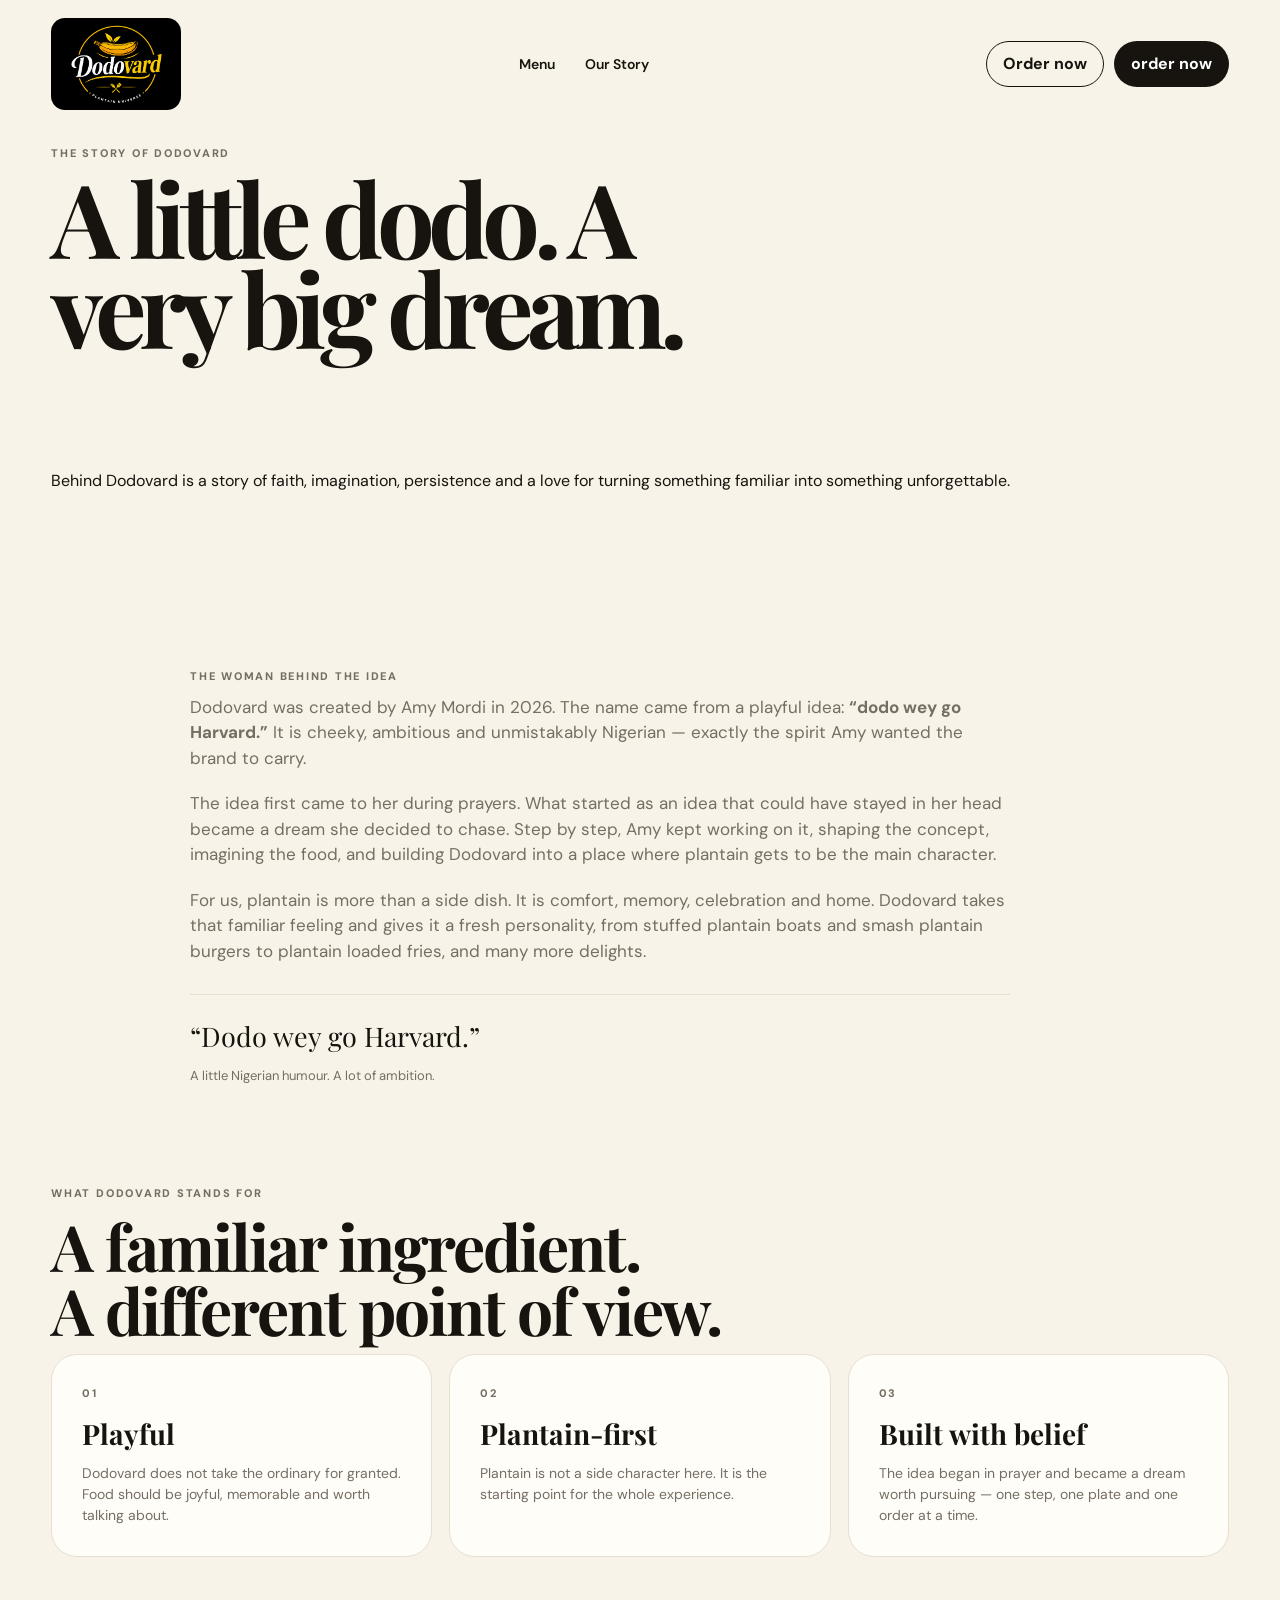
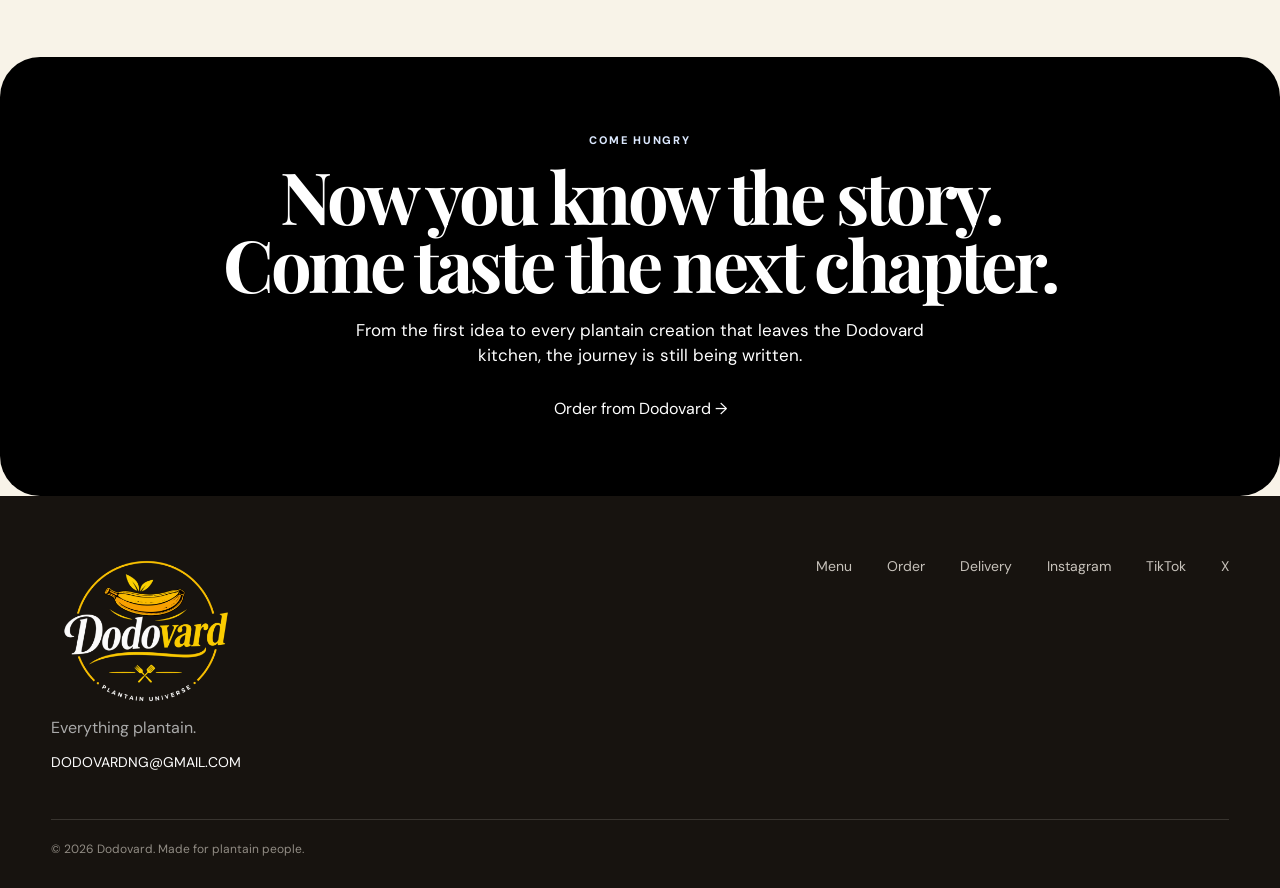
<file: our-story.html>
<!doctype html>
<html lang="en">
<head>
<meta charset="UTF-8" />
<meta name="viewport" content="width=device-width, initial-scale=1.0" />
<meta name="description" content="The Dodovard story — how a plantain-first food idea began with prayer, persistence and a playful Nigerian spirit." />
<title>Our Story — Dodovard</title>
<link rel="apple-touch-icon" sizes="180x180" href="apple-touch-icon.png?v=1" />
<link rel="icon" type="image/png" sizes="32x32" href="icons/favicon-32.png?v=1" />
<link rel="icon" type="image/x-icon" href="favicon.ico?v=1" />
<link rel="manifest" href="site.webmanifest?v=1" />
<meta name="apple-mobile-web-app-title" content="Dodovard" />
<meta name="application-name" content="Dodovard" />
<meta name="theme-color" content="#000000" />

<style>
      @import url("https://fonts.googleapis.com/css2?family=DM+Sans:wght@400;500;600;700&family=Playfair+Display:wght@600;700;800&display=swap");

      :root {
        --ink: #17130f;
        --cream: #f8f3e8;
        --paper: #fffdf8;
        --gold: #e7ad28;
        --brand-black: #000000;
        --muted: #756e63;
        --line: #e8dfd1;
        --radius: 26px;
      }
      * {
        box-sizing: border-box;
        margin: 0;
        padding: 0;
      }
      html {
        scroll-behavior: smooth;
      }
      body {
        font-family: "DM Sans", sans-serif;
        background: var(--cream);
        color: var(--ink);
        line-height: 1.5;
      }
      button,
      input,
      select,
      textarea {
        font: inherit;
      }
      button {
        cursor: pointer;
      }
      a {
        color: inherit;
        text-decoration: none;
      }
      .container {
        width: min(1180px, 92%);
        margin: auto;
      }
      .nav {
        position: fixed;
        top: 0;
        left: 0;
        right: 0;
        z-index: 20;
        padding: 18px 0;
        transition: 0.3s;
      }
      .nav.scrolled {
        background: rgba(248, 243, 232, 0.92);
        backdrop-filter: blur(14px);
        box-shadow: 0 1px 0 var(--line);
      }
      .nav-inner {
        display: flex;
        align-items: center;
        justify-content: space-between;
      }
      .logo {
        font-weight: 800;
        letter-spacing: -0.07em;
        font-size: 27px;
      }
      .logo span {
        color: var(--gold);
      }
      .nav-links {
        display: flex;
        gap: 30px;
        font-size: 14px;
        font-weight: 600;
      }
      .nav-actions {
        display: flex;
        align-items: center;
        gap: 10px;
      }
      .pill {
        border: 1px solid var(--ink);
        border-radius: 999px;
        padding: 10px 16px;
        background: transparent;
        font-weight: 700;
      }
      .cart-btn {
        background: var(--ink);
        color: #fff;
        border: 0;
        border-radius: 999px;
        padding: 11px 17px;
        font-weight: 700;
      }
      .cart-count {
        display: inline-grid;
        place-items: center;
        width: 21px;
        height: 21px;
        border-radius: 50%;
        background: var(--gold);
        color: var(--ink);
        margin-left: 4px;
        font-size: 12px;
      }

      .hero {
        padding: 145px 0 65px;
        overflow: hidden;
      }
      .hero-grid {
        display: grid;
        grid-template-columns: 1fr 1.05fr;
        gap: 55px;
        align-items: center;
      }
      .eyebrow {
        display: inline-flex;
        align-items: center;
        gap: 8px;
        font-size: 12px;
        text-transform: uppercase;
        letter-spacing: 0.16em;
        font-weight: 800;
        margin-bottom: 20px;
      }
      .dot {
        width: 8px;
        height: 8px;
        border-radius: 50%;
        background: var(--gold);
      }
      h1 {
        font-family: "Playfair Display", serif;
        font-size: clamp(60px, 8vw, 105px);
        line-height: 0.88;
        letter-spacing: -0.065em;
        max-width: 650px;
      }
      .hero-copy {
        font-size: 18px;
        color: var(--muted);
        max-width: 500px;
        margin: 28px 0;
      }
      .ctas {
        display: flex;
        gap: 12px;
        flex-wrap: wrap;
      }
      .primary {
        background: var(--brand-black);
        color: #fff;
        border: 0;
        border-radius: 999px;
        padding: 15px 23px;
        font-weight: 700;
      }
      .secondary {
        background: transparent;
        border: 1px solid var(--ink);
        border-radius: 999px;
        padding: 14px 22px;
        font-weight: 700;
      }
      .hero-art {
        position: relative;
        min-height: 520px;
      }
      .hero-blob {
        position: absolute;
        inset: 10px 0 0 30px;
        background: var(--gold);
        border-radius: 48% 52% 45% 55% / 55% 42% 58% 45%;
        transform: rotate(-7deg);
      }
      .food-visual {
        position: absolute;
        inset: 35px 15px 5px 45px;
        display: flex;
        align-items: center;
        justify-content: center;
        font-size: 170px;
        filter: drop-shadow(0 28px 24px rgba(0, 0, 0, 0.18));
      }
      .food-visual .plantain {
        transform: rotate(-8deg);
      }
      .sticker {
        position: absolute;
        right: -4px;
        bottom: 35px;
        background: var(--paper);
        border: 1px solid var(--ink);
        border-radius: 50%;
        width: 125px;
        height: 125px;
        display: grid;
        place-items: center;
        text-align: center;
        font-size: 12px;
        font-weight: 800;
        text-transform: uppercase;
        letter-spacing: 0.08em;
        transform: rotate(12deg);
      }

      .marquee {
        background: var(--ink);
        color: #fff;
        padding: 15px 0;
        overflow: hidden;
        white-space: nowrap;
      }
      .marquee-track {
        display: inline-flex;
        gap: 35px;
        animation: scroll 22s linear infinite;
        font-weight: 700;
        text-transform: uppercase;
        letter-spacing: 0.08em;
        font-size: 12px;
      }
      @keyframes scroll {
        to {
          transform: translateX(-50%);
        }
      }

      .section {
        padding: 100px 0;
      }
      .section-head {
        display: flex;
        justify-content: space-between;
        align-items: end;
        gap: 25px;
        margin-bottom: 38px;
      }
      .kicker {
        text-transform: uppercase;
        letter-spacing: 0.16em;
        font-size: 11px;
        font-weight: 800;
        color: var(--muted);
        margin-bottom: 10px;
      }
      h2 {
        font-family: "Playfair Display", serif;
        font-size: clamp(42px, 6vw, 72px);
        line-height: 0.95;
        letter-spacing: -0.05em;
      }
      .section-head p {
        max-width: 400px;
        color: var(--muted);
      }
      .menu-grid {
        display: grid;
        grid-template-columns: repeat(4, 1fr);
        gap: 17px;
      }
      .card {
        background: var(--paper);
        border: 1px solid var(--line);
        border-radius: var(--radius);
        padding: 12px;
        overflow: hidden;
        transition: 0.25s;
      }
      .card:hover {
        transform: translateY(-5px);
        box-shadow: 0 18px 45px rgba(38, 29, 18, 0.09);
      }
      .card-img {
        height: 230px;
        border-radius: 19px;
        background: linear-gradient(145deg, #f0c449, #d77f21);
        display: grid;
        place-items: center;
        font-size: 92px;
        position: relative;
        overflow: hidden;
      }
      .card:nth-child(2) .card-img {
        background: linear-gradient(145deg, #d7c5a2, #8d5228);
      }
      .card:nth-child(3) .card-img {
        background: linear-gradient(145deg, #f6df9a, #d7a14a);
      }
      .card:nth-child(4) .card-img {
        background: linear-gradient(145deg, #d8aa4e, #7b351f);
      }
      .card-img:after {
        content: "";
        position: absolute;
        width: 150px;
        height: 150px;
        border: 1px solid rgba(255, 255, 255, 0.35);
        border-radius: 50%;
        transform: rotate(25deg);
      }
      .card-body {
        padding: 18px 7px 8px;
      }
      .card-title {
        font-family: "Playfair Display", serif;
        font-size: 25px;
      }
      .card-desc {
        color: var(--muted);
        font-size: 13px;
        margin: 6px 0 15px;
        min-height: 39px;
      }
      .price-row {
        display: flex;
        justify-content: space-between;
        align-items: center;
      }
      .price {
        font-weight: 800;
      }
      .add {
        width: 39px;
        height: 39px;
        border-radius: 50%;
        border: 0;
        background: var(--ink);
        color: #fff;
        font-size: 20px;
      }

      .story {
        background: var(--brand-black);
        color: #fff;
        border-radius: 40px;
        padding: 70px;
        display: grid;
        grid-template-columns: 1fr 1fr;
        gap: 70px;
        align-items: center;
      }
      .story h2 {
        max-width: 500px;
      }
      .story p {
        color: #ffffff;
        font-size: 17px;
        margin-top: 22px;
      }
      .story-mark {
        height: 410px;
        border-radius: 50% 50% 43% 57% / 45% 58% 42% 55%;
        background: var(--gold);
        display: grid;
        place-items: center;
        font-size: 145px;
        transform: rotate(6deg);
      }

      .order-section {
        background: var(--paper);
        border-top: 1px solid var(--line);
        border-bottom: 1px solid var(--line);
      }
      .order-layout {
        display: grid;
        grid-template-columns: 1fr 380px;
        gap: 50px;
      }
      .tabs {
        display: flex;
        gap: 8px;
        flex-wrap: wrap;
        margin: 25px 0;
      }
      .tab {
        border: 1px solid var(--line);
        background: transparent;
        border-radius: 999px;
        padding: 10px 16px;
        font-weight: 700;
      }
      .tab.active {
        background: var(--ink);
        color: #fff;
        border-color: var(--ink);
      }
      .order-items {
        display: grid;
        grid-template-columns: repeat(2, 1fr);
        gap: 14px;
      }
      .order-card {
        border: 1px solid var(--line);
        border-radius: 20px;
        padding: 18px;
        display: flex;
        justify-content: space-between;
        gap: 15px;
      }
      .order-card h3 {
        font-family: "Playfair Display", serif;
        font-size: 22px;
      }
      .order-card p {
        font-size: 12px;
        color: var(--muted);
        margin: 4px 0 10px;
      }
      .order-card button {
        border: 1px solid var(--ink);
        background: transparent;
        border-radius: 999px;
        padding: 8px 12px;
        font-size: 12px;
        font-weight: 800;
      }
      .cart {
        background: var(--ink);
        color: #fff;
        border-radius: 28px;
        padding: 25px;
        position: sticky;
        top: 100px;
        height: max-content;
      }
      .cart h3 {
        font-family: "Playfair Display", serif;
        font-size: 31px;
      }
      .cart-empty {
        color: #bdb8b0;
        font-size: 14px;
        margin: 20px 0;
      }
      .cart-line {
        display: flex;
        justify-content: space-between;
        gap: 12px;
        padding: 13px 0;
        border-bottom: 1px solid #3b3733;
        font-size: 13px;
      }
      .cart-line small {
        display: block;
        color: #aaa;
      }
      .cart-total {
        display: flex;
        justify-content: space-between;
        font-size: 20px;
        font-weight: 800;
        padding: 20px 0;
      }
      .checkout {
        width: 100%;
        border: 0;
        border-radius: 999px;
        padding: 15px;
        background: var(--gold);
        font-weight: 800;
      }
      .notice {
        font-size: 11px;
        color: #aaa;
        margin-top: 12px;
        text-align: center;
      }

      .delivery {
        display: grid;
        grid-template-columns: 1fr 1fr;
        gap: 18px;
      }
      .info-card {
        padding: 30px;
        border: 1px solid var(--line);
        border-radius: 25px;
        background: var(--paper);
      }
      .info-card h3 {
        font-family: "Playfair Display", serif;
        font-size: 27px;
        margin-bottom: 10px;
      }
      .info-card p,
      .info-card li {
        color: var(--muted);
        font-size: 14px;
      }
      .info-card ul {
        padding-left: 18px;
        margin-top: 10px;
      }

      footer {
        background: var(--ink);
        color: #fff;
        padding: 60px 0 30px;
      }
      .footer-top {
        display: flex;
        justify-content: space-between;
        gap: 30px;
      }
      .footer-brand {
        font-family: "Playfair Display", serif;
        font-size: 48px;
      }
      .footer-links {
        display: flex;
        gap: 35px;
        flex-wrap: wrap;
      }
      .footer-links a {
        color: #c7c2bb;
        font-size: 14px;
      }
      .copyright {
        border-top: 1px solid #38342f;
        margin-top: 45px;
        padding-top: 20px;
        color: #918c84;
        font-size: 12px;
      }

      .modal {
        position: fixed;
        inset: 0;
        background: rgba(0, 0, 0, 0.55);
        display: none;
        align-items: center;
        justify-content: center;
        z-index: 50;
        padding: 20px;
      }
      .modal.show {
        display: flex;
      }
      .modal-box {
        background: var(--paper);
        border-radius: 28px;
        padding: 30px;
        width: min(520px, 100%);
        max-height: 90vh;
        overflow: auto;
      }
      .modal-head {
        display: flex;
        justify-content: space-between;
        align-items: center;
        margin-bottom: 22px;
      }
      .modal-head h3 {
        font-family: "Playfair Display", serif;
        font-size: 32px;
      }
      .close {
        border: 0;
        background: transparent;
        font-size: 28px;
      }
      .form {
        display: grid;
        gap: 13px;
      }
      .form label {
        font-size: 12px;
        font-weight: 800;
        text-transform: uppercase;
        letter-spacing: 0.08em;
      }
      .form input,
      .form textarea,
      .form select {
        width: 100%;
        border: 1px solid var(--line);
        border-radius: 13px;
        padding: 13px;
        background: #fff;
      }
      .form textarea {
        min-height: 80px;
        resize: vertical;
      }
      .form button {
        margin-top: 5px;
      }
      .form-note {
        font-size: 11px;
        color: var(--muted);
        text-align: center;
        margin-top: 2px;
      }
      .payment-box {
        background: var(--ink);
        color: #fff;
        border-radius: 20px;
        padding: 20px;
        margin-bottom: 22px;
      }
      .payment-kicker {
        text-transform: uppercase;
        letter-spacing: 0.12em;
        font-size: 10px;
        font-weight: 800;
        color: #ffffff;
      }
      .payment-total-label {
        font-size: 12px;
        color: #aaa;
        margin-top: 12px;
      }
      .payment-total {
        font-family: "Playfair Display", serif;
        font-size: 38px;
        font-weight: 800;
        color: var(--gold);
        line-height: 1.05;
        margin: 3px 0 18px;
      }
      .payment-details {
        border-top: 1px solid #3b3733;
        border-bottom: 1px solid #3b3733;
        padding: 4px 0;
      }
      .payment-details div {
        display: flex;
        justify-content: space-between;
        gap: 15px;
        padding: 8px 0;
        font-size: 13px;
      }
      .payment-details span {
        color: #aaa;
      }
      .payment-details strong {
        text-align: right;
      }
      .payment-note {
        font-size: 11px;
        color: #c7c2bb;
        margin-top: 13px;
      }

      @media (max-width: 900px) {
        .nav-links {
          display: none;
        }
        .hero-grid,
        .story,
        .order-layout,
        .delivery {
          grid-template-columns: 1fr;
        }
        .hero {
          padding-top: 120px;
        }
        .hero-art {
          min-height: 390px;
        }
        .menu-grid {
          grid-template-columns: repeat(2, 1fr);
        }
        .story {
          padding: 35px;
        }
        .story-mark {
          height: 300px;
        }
        .cart {
          position: static;
        }
        .order-items {
          grid-template-columns: 1fr;
        }
      }
      @media (max-width: 560px) {
        h1 {
          font-size: 61px;
        }
        .hero-art {
          min-height: 310px;
        }
        .food-visual {
          font-size: 105px;
        }
        .sticker {
          width: 90px;
          height: 90px;
          font-size: 9px;
        }
        .menu-grid {
          grid-template-columns: 1fr;
        }
        .section {
          padding: 70px 0;
        }
        .section-head {
          display: block;
        }
        .section-head p {
          margin-top: 15px;
        }
        .footer-top {
          display: block;
        }
        .footer-links {
          margin-top: 25px;
        }
        .nav .pill {
          display: none;
        }
      }
    </style>
<style>
/* Our Story page extensions — matched to the main Dodovard visual system */
.story-page-hero{padding:145px 0 75px;overflow:hidden}
.story-page-hero .hero-grid{grid-template-columns:1fr 1.05fr}
.story-page-hero .hero-copy{max-width:600px}
.story-page-art{position:relative;min-height:500px}
.story-blob{position:absolute;inset:15px 0 0 35px;background:var(--gold);border-radius:48% 52% 45% 55% / 55% 42% 58% 45%;transform:rotate(-7deg)}
.story-visual{position:absolute;inset:30px 10px 0 40px;display:grid;place-items:center;font-size:155px;filter:drop-shadow(0 28px 24px rgba(0,0,0,.18))}
.story-visual img{width:min(88%,430px);max-height:470px;object-fit:contain}
.story-sticker{position:absolute;right:-4px;bottom:30px;background:var(--paper);border:1px solid var(--ink);border-radius:50%;width:125px;height:125px;display:grid;place-items:center;text-align:center;font-size:11px;font-weight:800;text-transform:uppercase;letter-spacing:.08em;transform:rotate(12deg)}
.story-intro{max-width:820px}
.story-intro h2,.story-copy h2,.values-heading h2,.closing h2{font-family:"Playfair Display",serif}
.story-intro p,.story-copy p{color:var(--muted);font-size:17px}
.story-intro p{max-width:780px;margin-top:16px}
.story-split{display:grid;grid-template-columns:.95fr 1.05fr;gap:65px;align-items:center}
.founder-photo{min-height:540px;border-radius:var(--radius);background:linear-gradient(145deg,#f0c449,#d77f21);display:grid;place-items:center;text-align:center;padding:20px;overflow:hidden;position:relative}
.founder-photo img{width:100%;height:100%;min-height:500px;object-fit:cover;border-radius:19px}
.photo-placeholder{color:var(--ink);padding:30px}
.photo-placeholder strong{display:block;font-family:"Playfair Display",serif;font-size:30px;margin-bottom:8px}
.story-copy p{margin:0 0 20px}
.story-quote{margin:30px 0 0;padding:25px 0 0;border-top:1px solid var(--line);font-family:"Playfair Display",serif;font-size:27px;line-height:1.2}
.values-heading{margin-bottom:38px}
.values-grid{display:grid;grid-template-columns:repeat(3,1fr);gap:17px}
.value-card{background:var(--paper);border:1px solid var(--line);border-radius:var(--radius);padding:30px;transition:.25s}
.value-card:hover{transform:translateY(-5px);box-shadow:0 18px 45px rgba(38,29,18,.09)}
.value-num{font-size:11px;font-weight:800;letter-spacing:.16em;color:var(--muted)}
.value-card h3{font-family:"Playfair Display",serif;font-size:28px;margin:12px 0 8px}
.value-card p{color:var(--muted);font-size:14px;margin:0}
.story-closing{background:var(--brand-black);color:#fff;border-radius:40px;padding:75px;text-align:center}
.story-closing h2{max-width:850px;margin:12px auto 20px}
.story-closing p{max-width:620px;margin:0 auto 28px;color:#ffffff;font-size:17px}
@media(max-width:900px){
 .story-page-hero .hero-grid,.story-split{grid-template-columns:1fr}
 .story-page-art{min-height:390px}
 .story-closing{padding:45px 30px}
 .values-grid{grid-template-columns:1fr}
}
@media(max-width:560px){
 .story-page-hero{padding-top:120px}
 .story-page-art{min-height:310px}
 .story-visual{font-size:105px}
 .story-sticker{width:90px;height:90px;font-size:9px}
 .founder-photo{min-height:390px}
 .founder-photo img{min-height:350px}
}
</style>
<style>.founder-photo .photo-placeholder{padding:0}.founder-photo {padding:0;background:#d6d6d4;min-height:0;display:block}.founder-photo img {display:block;width:100%;height:auto;min-height:0;object-fit:contain;border-radius:inherit}</style><style id="dodovard-brand-logo">.logo {display:flex;align-items:center;justify-content:center;background:#000000;border-radius:14px;padding:5px 10px;line-height:1}.logo img {display:block;width:110px;height:82px;object-fit:contain}.footer-brand img {width:190px;height:150px;object-fit:contain;display:block}.nav {min-height:106px}@media(max-width:700px){.logo img {width:91px;height:68px}.logo {padding:4px 8px}.nav {min-height:92px}.hero,.story-page-hero {padding-top:140px}}
</style><style id="founder-profile-photo">
.story-page-hero .hero-grid {grid-template-columns:1fr}
.story-split {grid-template-columns:240px minmax(0,1fr);gap:48px;align-items:start}
.founder-photo {width:220px;height:220px;min-height:0;aspect-ratio:1;border-radius:50%;padding:0;overflow:hidden;justify-self:center;background:#d6d6d4}
.founder-photo .photo-placeholder {width:100%;height:100%;padding:0}
.founder-photo img {display:block;width:100%;height:100%;min-height:0;object-fit:cover;object-position:center 25%;border-radius:50%}
@media(max-width:700px){.story-split {grid-template-columns:1fr;gap:30px}.founder-photo {width:180px;height:180px}}
</style><style>.story-split{display:block;max-width:900px}.story-copy{max-width:820px}</style></head>
<body>

<header class="nav" id="nav">
  <div class="container nav-inner">
    <a class="logo" href="index.html"><img src="dodovard_food_images/dodovard-logo.png" alt="Dodovard — Plantain Universe"></a>
    <nav class="nav-links">
      <a href="index.html#menu">Menu</a>
      <a href="our-story.html">Our Story</a>


    </nav>
    <div class="nav-actions">
      <a class="pill" href="index.html#order">Order now</a>
      <button class="cart-btn" onclick><a href="index.html">order now</a></button>
    </div>
  </div>
</header>

<main>

<section class="story-page-hero">
 <div class="container hero-grid">
  <div>
   <div class="kicker">The story of Dodovard</div>
   <h1 style="margin-bottom: 10%;">A little dodo.
A very big dream.</h1>
   <p>Behind Dodovard is a story of faith, imagination, persistence and a love for turning something familiar into something unforgettable.</p>
  </div>
 </div>
</section>

<section class="section" style="padding-bottom: 0;">
 <div class="container story-split">
  <div class="story-copy">
   <div class="kicker">The woman behind the idea</div>
   <p>Dodovard was created by Amy Mordi in 2026. The name came from a playful idea: <strong>“dodo wey go Harvard.”</strong> It is cheeky, ambitious and unmistakably Nigerian — exactly the spirit Amy wanted the brand to carry.</p>
     <p>The idea first came to her during prayers. What started as an idea that could have stayed in her head became a dream she decided to chase. Step by step, Amy kept working on it, shaping the concept, imagining the food, and building Dodovard into a place where plantain gets to be the main character.</p>
     <p>For us, plantain is more than a side dish. It is comfort, memory, celebration and home. Dodovard takes that familiar feeling and gives it a fresh personality, from stuffed plantain boats and smash plantain burgers to plantain loaded fries, and many more delights.</p>
     <div class="story-quote">“Dodo wey go Harvard.”<br><small style="font-family:'DM Sans',sans-serif;font-size:13px;color:var(--muted)">A little Nigerian humour. A lot of ambition.</small></div>

  </div>
 </div>
</section>

<section class="section">
 <div class="container">
  <div class="kicker">What Dodovard stands for</div>
  <h2 style="font-size:clamp(40px,5vw,68px);line-height:1;letter-spacing:-2px;margin:12px 0">A familiar ingredient.<br>A different point of view.</h2>
  <div class="values-grid">
   <article class="value-card"><div class="value-num">01</div><h3>Playful</h3><p>Dodovard does not take the ordinary for granted. Food should be joyful, memorable and worth talking about.</p></article>
   <article class="value-card"><div class="value-num">02</div><h3>Plantain-first</h3><p>Plantain is not a side character here. It is the starting point for the whole experience.</p></article>
   <article class="value-card"><div class="value-num">03</div><h3>Built with belief</h3><p>The idea began in prayer and became a dream worth pursuing — one step, one plate and one order at a time.</p></article>
  </div>
 </div>
</section>

<section class="story-closing">
 <div class="container">
  <div class="kicker" style="color:#dce9ff">Come hungry</div>
  <h2>Now you know the story.<br>Come taste the next chapter.</h2>
  <p>From the first idea to every plantain creation that leaves the Dodovard kitchen, the journey is still being written.</p>
  <a class="back" href="index.html">Order from Dodovard →</a>
 </div>
</section>

</main>

<footer>
  <div class="container">
    <div class="footer-top">
      <div>
        <div class="footer-brand"><img src="dodovard_food_images/dodovard-logo.png" alt="Dodovard — Plantain Universe"></div>
        <p style="color:#aaa;margin-top:10px">Everything plantain.</p>
        <a href="mailto:dodovardng@gmail.com" style="display:inline-block;margin-top:12px;font-size:14px">DODOVARDNG@GMAIL.COM</a>
      </div>
      <div class="footer-links">
        <a href="index.html#menu">Menu</a>
        <a href="index.html#order">Order</a>
        <a href="index.html#delivery">Delivery</a>
        <a href="https://www.instagram.com/dodovard?mdxt=MXVxamdjNzdtc2oyeQ==" target="_blank" rel="noopener">Instagram</a>
        <a href="https://www.tiktok.com/@dodovard?_r=1&amp;_t=ZS-9AeXmKdvc3O" target="_blank" rel="noopener">TikTok</a>
        <a href="https://x.com/dodovard?s=21" target="_blank" rel="noopener">X</a>

      </div>
    </div>
    <div class="copyright">© 2026 Dodovard. Made for plantain people.</div>
  </div>
</footer>

</body>
</html>
</file>
<file: ordering.css>
/* Ordering additions inherit Dodovard's existing palette and type. */
[hidden]{display:none!important}
#sideFoodSection{margin-top:18px}
.fulfilment{border:0;padding:0;margin:14px 0}
.fulfilment legend{font-weight:800;font-size:16px;margin-bottom:10px}
.fulfilment-choices{display:grid;grid-template-columns:1fr 1fr;gap:10px}
.form .fulfilment-choices label{margin:0;display:flex;gap:10px;align-items:center;padding:14px;border:1px solid #c8bfae;border-radius:14px;cursor:pointer;background:#fff}
.form .fulfilment-choices label:has(input:checked){border:2px solid #151515;background:#fff1c4;padding:13px}
.form .fulfilment-choices input,.form .hard-to-reach input{width:18px;flex:0 0 18px;height:18px;margin:0;accent-color:#111}
.fulfilment-choices span{display:block;font-weight:800}
.fulfilment-choices small{display:block;font-size:11px;font-weight:400}
#deliveryFields>label{display:block;margin-top:14px}
#deliveryFields>input,#deliveryFields>select{box-sizing:border-box;width:100%;margin-top:6px}
#areaSearch{margin-bottom:6px}
.form .hard-to-reach{display:flex!important;align-items:center;gap:8px;font-size:12px}
.delivery-rate,.pickup-info{padding:14px;background:#fff1c4;border:1px solid #e2c569;border-radius:12px;font-size:13px;margin:12px 0;line-height:1.5}
.checkout-breakdown{font-size:12px;margin:10px 0;line-height:1.5}
.map-search{border:1px solid #222;border-radius:999px;background:transparent;padding:10px 16px;font:inherit;font-size:12px;font-weight:700;cursor:pointer;margin:5px 0}
.map-search:disabled{opacity:.6;cursor:wait}
#deliveryMap{display:block;width:100%;height:180px;border:1px solid #ccc;border-radius:14px;margin:10px 0}
.map-status{font-size:12px;line-height:1.5;margin-top:6px}
.map-results{display:grid;gap:6px;margin-top:8px}
.map-results button{text-align:left;border:1px solid #ddd;background:white;padding:12px;border-radius:10px;cursor:pointer;font:inherit;font-size:12px}
.map-results button:hover,.map-results button:focus-visible{background:#fff1c4}
.order-status{font-size:13px;line-height:1.5;margin:12px 0}
.whatsapp-order{display:block;text-align:center;text-decoration:none;margin-bottom:10px;background:#161616!important;color:#fff!important}
#submitOrderButton:disabled{opacity:.6;cursor:wait}
.delivery-rates{margin-top:20px}
.rate-cards{display:grid;grid-template-columns:1fr 1fr;gap:10px;margin:18px 0}
.rate-cards details{border:1px solid var(--line);border-radius:14px;padding:16px;background:#fff}
.rate-cards summary{display:flex;justify-content:space-between;gap:12px;cursor:pointer;font-size:14px}
.rate-cards p{margin-top:12px;line-height:1.7}
.form small{line-height:1.5}
@media(max-width:600px){.rate-cards{grid-template-columns:1fr}.fulfilment-choices{gap:8px}.form .fulfilment-choices label{padding:12px}.form .fulfilment-choices label:has(input:checked){padding:11px}}

.checkout:disabled{opacity:.55;cursor:not-allowed}
.cart .notice[role="status"],.cart-drawer .notice[role="status"]{font-size:13px;margin:0 0 12px;line-height:1.5}
.cart .notice[role="status"]{color:#e7ad28}
.cart-drawer .notice[role="status"]{color:#684a0a}
</file>
